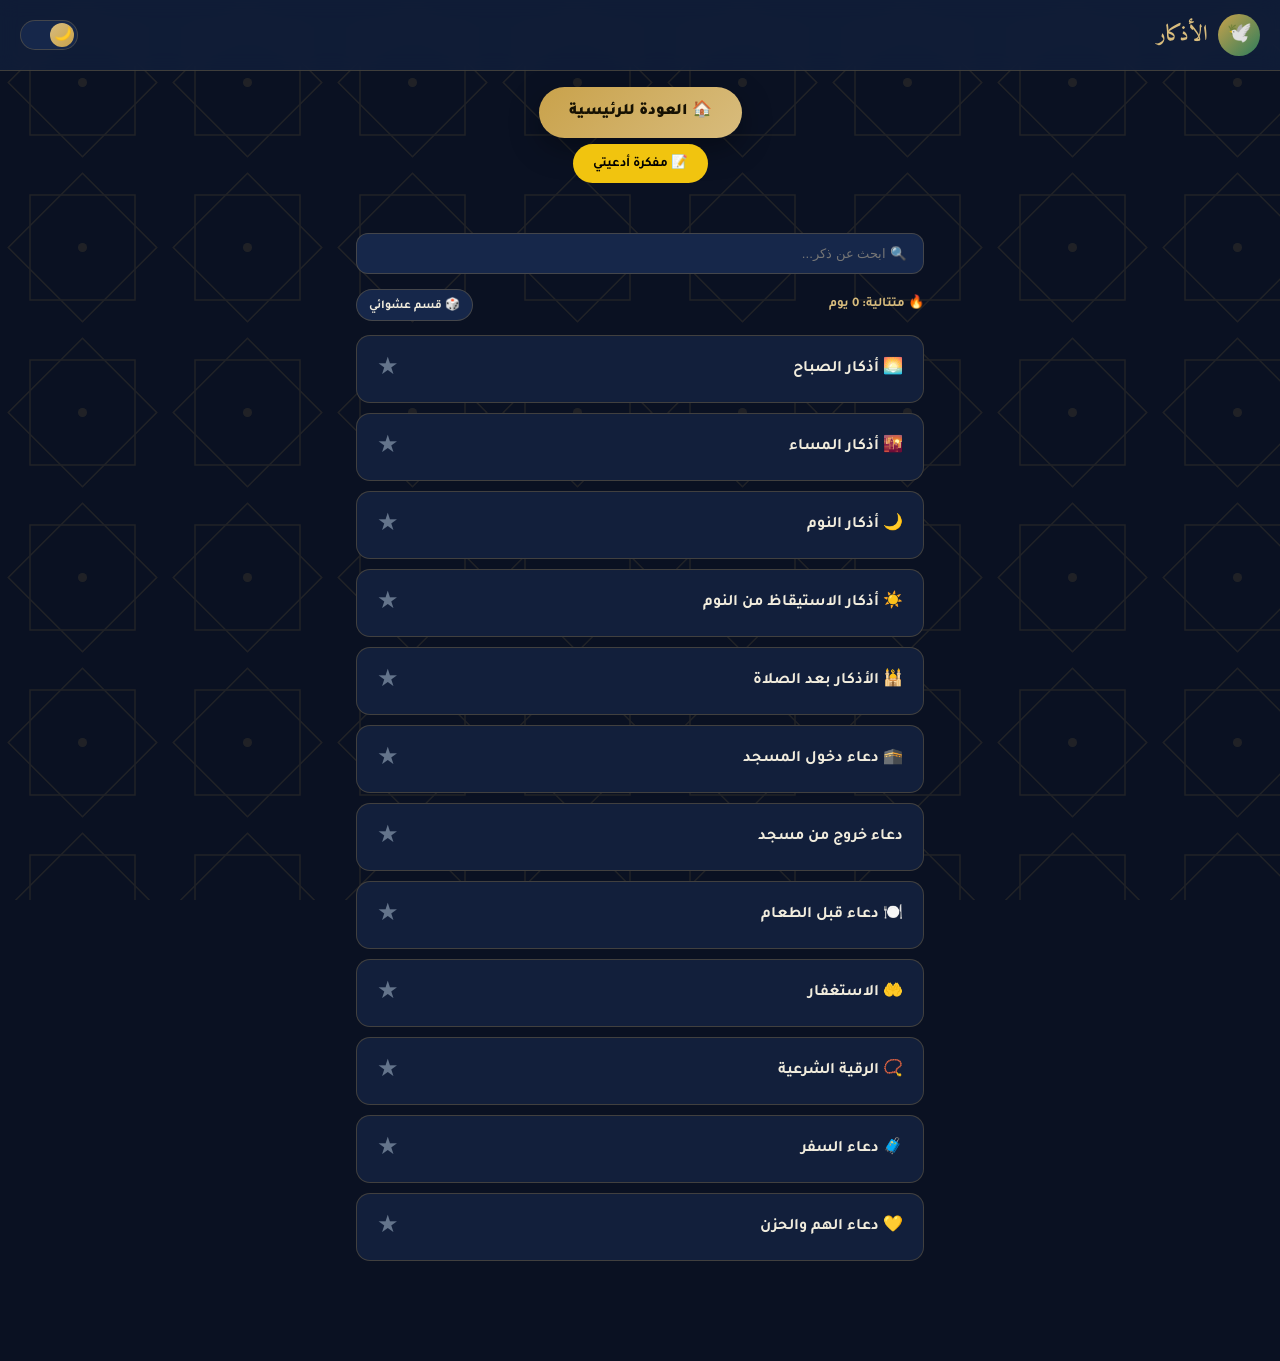
<file: azkar.html>
<!DOCTYPE html>
<html lang="ar" dir="rtl">
<head>
<meta charset="UTF-8">
<meta name="viewport" content="width=device-width, initial-scale=1.0">
<title>الأذكار | الموقع الإسلامي الشامل</title>
<meta name="description" content="أذكار الصباح والمساء والنوم وغيرها، بعداد تفاعلي وتتبع للمداومة اليومية.">
<link rel="stylesheet" href="tokens.css?v=1">
<link rel="preconnect" href="https://fonts.googleapis.com">
<link rel="preconnect" href="https://fonts.gstatic.com" crossorigin>
<link rel="stylesheet" href="https://fonts.googleapis.com/css2?family=Amiri:wght@400;700&family=Tajawal:wght@300;400;500;700;900&display=swap">
<link rel="stylesheet" href="style.css?v=5">
<script src="settings-core.js?v=1"></script>
<link rel="stylesheet" href="azkar.css?v=5">
</head>
<body data-theme="dark" class="page-fade-init">

<header class="site-header">
  <div class="header-inner">
    <div class="brand">
      <div class="brand-emblem">🕊️</div>
      <div><div class="brand-name">الأذكار</div></div>
    </div>
    <button class="theme-toggle" id="themeToggle" aria-label="تبديل الوضع">
      <span class="knob"><i id="themeIcon">🌙</i></span>
    </button>
  </div>
</header>

<div class="big-back-wrap">
  <a href="/" class="big-back-btn">🏠 العودة للرئيسية</a>
</div>
<!-- زرار فتح المفكرة -->
<div style="text-align: center; margin-bottom: 15px;">
  <button id="toggleDuaBtn" class="main-btn" style="background-color: #f1c40f; color: #000; border-radius: 20px; padding: 10px 20px; border: none; font-weight: bold; cursor: pointer;">
      📝 مفكرة أدعيتي
  </button>
</div>

<!-- صندوق المفكرة (مخفي في البداية زي الفيديو) -->
<div id="duaSection" class="dua-container" style="display: none;">
  <input type="text" id="duaInput" placeholder="اكتب دعاءك هنا واحفظه...">
  <br>
  <button id="addDuaBtn" class="save-btn">💾 حفظ الدعاء</button>
  
  <!-- المكان اللي هتظهر فيه الأدعية المحفوظة -->
  <div id="duaList" style="margin-top: 15px;"></div>
</div>
<main class="container azkar-wrap">
 <!-- شريط البحث -->
<div class="search-box">
  <input type="text" id="adhkarSearchInput" onkeyup="filterAdhkar()" placeholder="🔍 ابحث عن ذكر...">
</div>

<div class="azkar-toolbar">
  <div class="azkar-streak" id="azkarStreak">🔥 متتالية: 0 يوم</div>
  <button class="btn small" id="randomCategoryBtn">🎲 قسم عشوائي</button>
</div>

<!-- قائمة الأقسام العمودية -->
<div id="categoriesList" class="categories-vertical-list"></div>
<!-- شاشة عرض الذكر الفردية -->
<!-- شاشة عرض الذكر (الضغط في أي مكان في الشاشة يقلل العداد) -->
<div id="dhkarDetailView" onclick="handleDhikrTouch()" style="display:none; min-height:80vh; padding:10px; cursor:pointer; user-select:none;">
    
  <!-- الشريط العلوي -->
  <div style="display:flex; justify-content:space-between; align-items:center; margin-bottom:15px;">
      <button onclick="closeAdhkarCategory(); event.stopPropagation();" style="background:none; border:none; color:var(--gold, #c99a2e); font-weight:bold; cursor:pointer; font-size:1rem;">➔ العودة للقائمة</button>
      <h3 id="categoryTitleName" style="margin:0; color:var(--text, #fff);">--</h3>
  </div>

  <!-- شريط أدوات إضافي: حجم الخط + تلقائي + نسخ/مشاركة -->
  <div class="azkar-extra-toolbar" onclick="event.stopPropagation()">
      <button id="fontDecBtn" title="تصغير الخط">A-</button>
      <button id="fontIncBtn" title="تكبير الخط">A+</button>
      <button id="autoModeBtn" title="وضع تلقائي">⏱️ تلقائي</button>
      <button id="copyDhikrBtn" title="نسخ الذكر">📋</button>
      <button id="shareDhikrBtn" title="مشاركة الذكر">📤</button>
  </div>

  <!-- كارت الذكر -->
  <div class="azkar-card" style="padding:25px 20px;">
      <!-- مؤشر الذكر -->
      <div style="display:flex; justify-content:space-between; align-items:center;">
          <span style="background:var(--gold, #c99a2e); color:#fff; width:22px; height:22px; border-radius:50%; display:inline-flex; align-items:center; justify-content:center; font-size:0.8rem; font-weight:bold;">i</span>
          <span id="dhkarProgressIndicator" style="color:var(--gold, #c99a2e); font-weight:bold;">الذكر 1 من 1</span>
      </div>

      <!-- شريط التقدم -->
      <div style="width:100%; height:4px; background:var(--border, #334155); border-radius:2px; margin:15px 0 20px 0;">
          <div id="dhkarBarFill" style="height:100%; width:0%; background:var(--gold, #c99a2e); border-radius:2px; transition:width 0.3s;"></div>
      </div>

      <!-- نص الذكر -->
      <div style="min-height:140px; display:flex; align-items:center; justify-content:center; text-align:center;">
          <p id="currentDhikrText" class="azkar-text" style="font-size:var(--azkar-font-size, 1.4rem); line-height:2; margin:0;">--</p>
      </div>

      <!-- الأزرار السفلية -->
      <div style="display:flex; justify-content:space-between; align-items:center; margin-top:20px; padding-top:15px; border-top:1px solid var(--border, #334155);">
          <button onclick="prevDhikrStep(); event.stopPropagation();" style="background:transparent; border:1px solid var(--border, #334155); color:var(--text, #fff); padding:8px 16px; border-radius:8px; cursor:pointer; font-weight:bold;">↩️ رجوع</button>
          <span id="dhkarRemainingCount" style="color:var(--text-dim, #94a3b8); font-size:0.95rem;">1 تكرار</span>
          <button id="dhkarTouchBtn" onclick="handleDhikrTouch(); event.stopPropagation();" style="background:var(--gold, #c99a2e); color:#fff; border:none; padding:10px 20px; border-radius:8px; font-weight:bold; cursor:pointer;">متابعة ➔</button>
      </div>
  </div>
</div>
  </div>
</div>
</main>

<div class="toast" id="toastBox"></div>
<audio id="audioClick" src="audio/click.mp3" preload="auto"></audio>

<script src="azkar-data.js?v=5"></script>
<script src="azkar.js?v=5"></script>
<script src="transitions.js?v=1"></script>
</body>
</html>
</file>
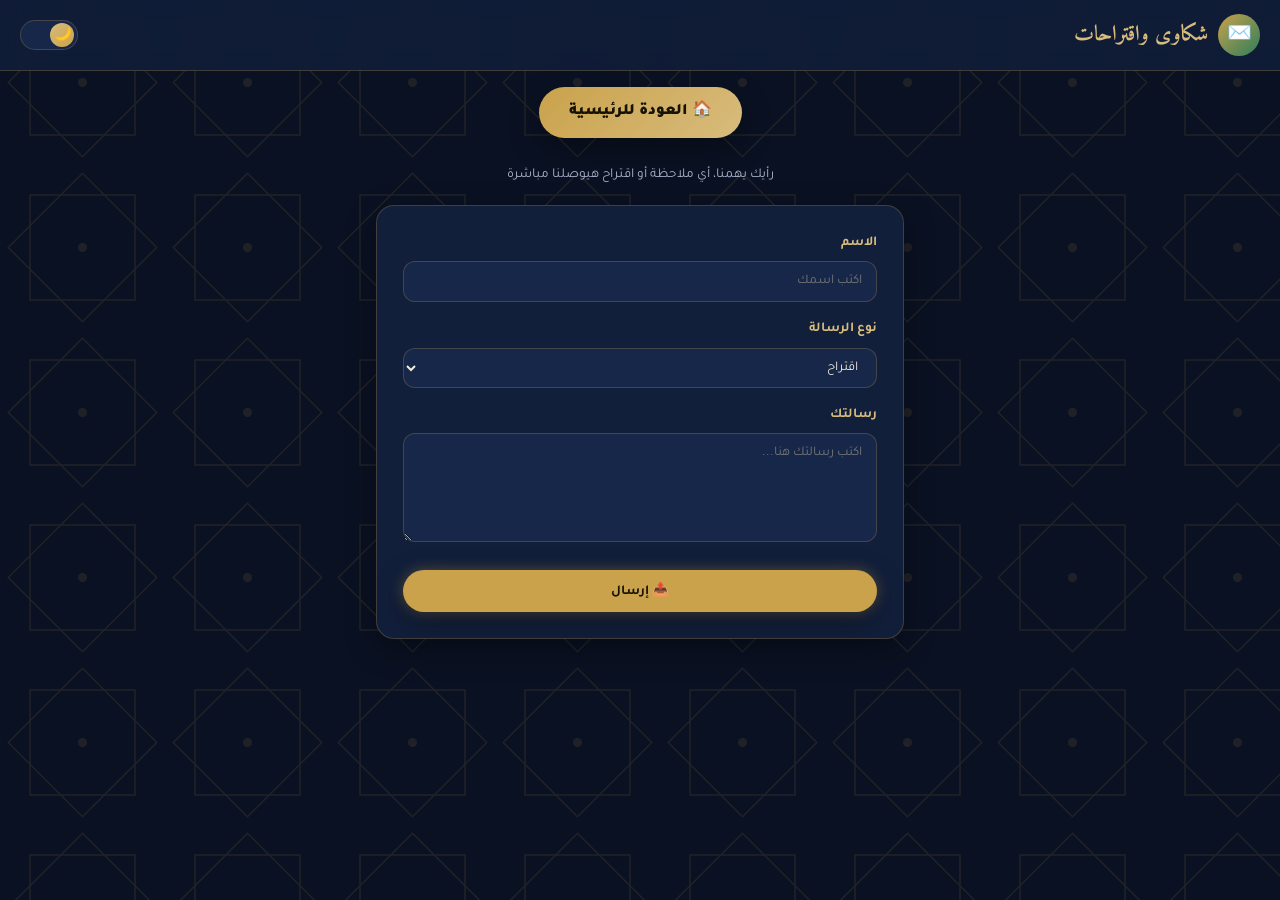
<file: contact.html>
<!DOCTYPE html>
<html lang="ar" dir="rtl">
<head>
<meta charset="UTF-8">
<meta name="viewport" content="width=device-width, initial-scale=1.0">
<title>شكاوى واقتراحات | الموقع الإسلامي الشامل</title>
<meta name="description" content="تواصل معنا بشكوى أو اقتراح لتطوير الموقع الإسلامي الشامل.">
<link rel="stylesheet" href="tokens.css?v=1">
<link rel="preconnect" href="https://fonts.googleapis.com">
<link rel="preconnect" href="https://fonts.gstatic.com" crossorigin>
<link rel="stylesheet" href="https://fonts.googleapis.com/css2?family=Amiri:wght@400;700&family=Tajawal:wght@300;400;500;700;900&display=swap">
<link rel="stylesheet" href="style.css?v=5">
<script src="settings-core.js?v=1"></script>
<style>
.contact-wrap{ padding: 20px 16px 60px; max-width: 560px; }
.contact-form{ background: var(--surface); border:1px solid var(--border); border-radius: var(--radius); padding: 26px; box-shadow: var(--shadow); }
.contact-form label{ display:block; margin-bottom:6px; font-size:.85rem; color: var(--gold-bright); font-weight:700; }
.contact-form input, .contact-form select, .contact-form textarea{
  width:100%; padding:11px 14px; border-radius:12px; border:1px solid var(--border);
  background: var(--surface-2); color: var(--text); font-family:inherit; margin-bottom:16px;
}
.contact-form textarea{ resize:vertical; }
</style>
</head>
<body data-theme="dark" class="page-fade-init">

<header class="site-header">
  <div class="header-inner">
    <div class="brand">
      <div class="brand-emblem">✉️</div>
      <div><div class="brand-name">شكاوى واقتراحات</div></div>
    </div>
    <button class="theme-toggle" id="themeToggle" aria-label="تبديل الوضع">
      <span class="knob"><i id="themeIcon">🌙</i></span>
    </button>
  </div>
</header>

<div class="big-back-wrap">
  <a href="/" class="big-back-btn">🏠 العودة للرئيسية</a>
</div>

<main class="container contact-wrap">
  <p style="color:var(--text-dim); font-size:.85rem; margin-bottom:18px; text-align:center;">رأيك يهمنا، أي ملاحظة أو اقتراح هيوصلنا مباشرة</p>

  <form class="contact-form" id="contactForm" action="https://formsubmit.co/ahmedabonaga616@gmail.com" method="POST">
    <input type="hidden" name="_subject" value="رسالة جديدة من الموقع الإسلامي الشامل">
    <input type="hidden" name="_captcha" value="false">
    <input type="hidden" name="_template" value="table">

    <label for="nameInput">الاسم</label>
    <input type="text" id="nameInput" name="الاسم" required placeholder="اكتب اسمك">

    <label for="typeInput">نوع الرسالة</label>
    <select id="typeInput" name="النوع">
      <option value="اقتراح">اقتراح</option>
      <option value="شكوى">شكوى</option>
      <option value="مشكلة تقنية">مشكلة تقنية</option>
      <option value="تحية">تحية 🤍</option>
    </select>

    <label for="messageInput">رسالتك</label>
    <textarea id="messageInput" name="الرسالة" rows="5" required placeholder="اكتب رسالتك هنا..."></textarea>

    <button type="submit" class="btn primary" style="width:100%; justify-content:center;">📤 إرسال</button>
  </form>
</main>

<div class="toast" id="toastBox"></div>
<audio id="audioClick" src="audio/click.mp3" preload="auto"></audio>

<script src="contact.js?v=5"></script>
<script src="transitions.js?v=1"></script>
</body>
</html>
</file>
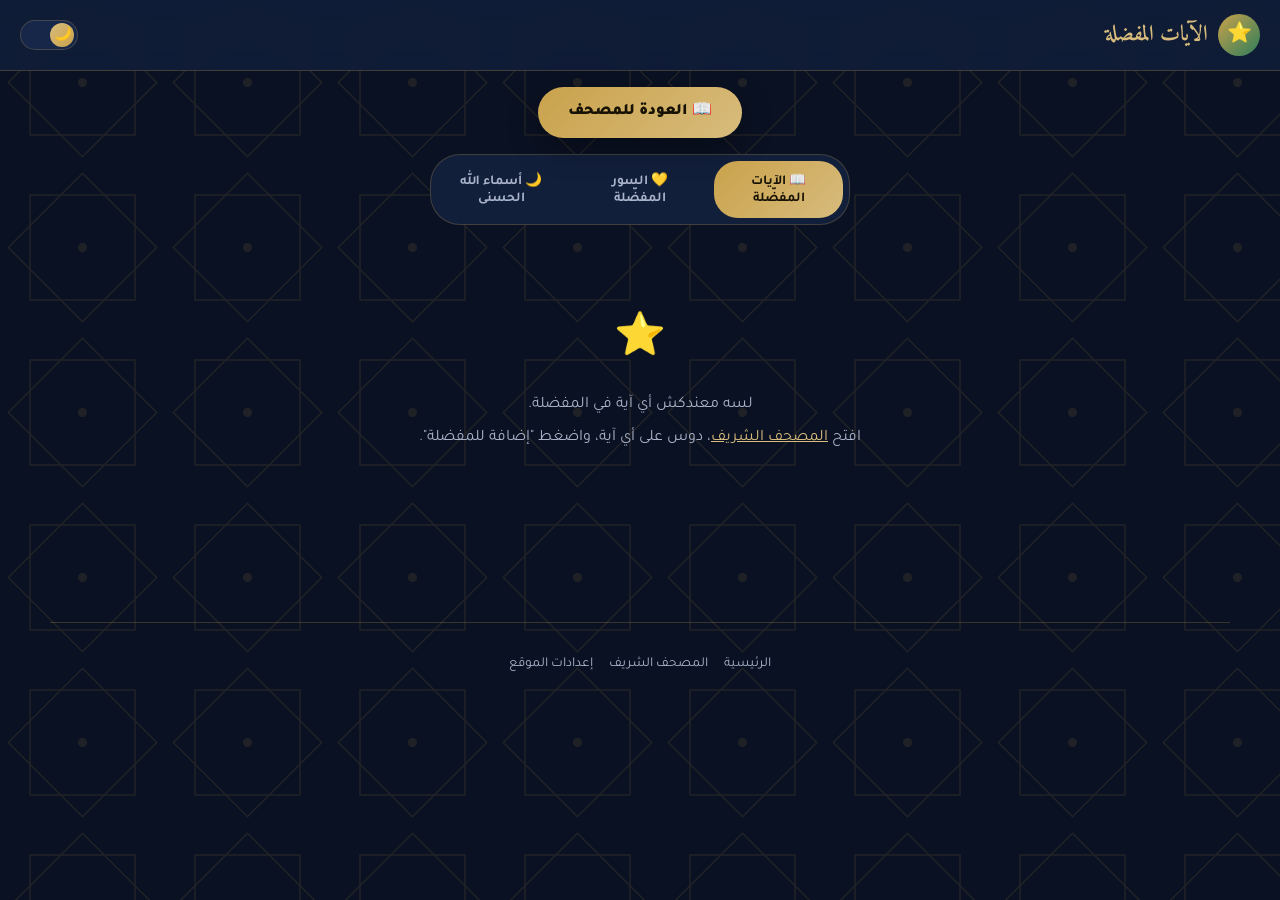
<file: favorites.html>
<!DOCTYPE html>
<html lang="ar" dir="rtl">
<head>
<meta charset="UTF-8">
<meta name="viewport" content="width=device-width, initial-scale=1.0">
<title>الآيات المفضلة | الموقع الإسلامي الشامل</title>
<meta name="description" content="كل الآيات اللي حفظتها في المفضلة من المصحف الشريف، في مكان واحد.">
<link rel="stylesheet" href="tokens.css?v=1">
<link rel="preconnect" href="https://fonts.googleapis.com">
<link rel="preconnect" href="https://fonts.gstatic.com" crossorigin>
<link rel="stylesheet" href="https://fonts.googleapis.com/css2?family=Amiri:wght@400;700&family=Tajawal:wght@300;400;500;700;900&display=swap">
<link rel="stylesheet" href="style.css?v=5">
<link rel="stylesheet" href="favorites.css?v=1">
<script src="settings-core.js?v=1"></script>
</head>
<body data-theme="dark" class="page-fade-init">

<header class="site-header">
  <div class="header-inner">
    <div class="brand">
      <div class="brand-emblem">⭐</div>
      <div><div class="brand-name">الآيات المفضلة</div></div>
    </div>
    <button class="theme-toggle" id="themeToggle" aria-label="تبديل الوضع">
      <span class="knob"><i id="themeIcon">🌙</i></span>
    </button>
  </div>
</header>

<div class="big-back-wrap">
  <a href="quran.html" class="big-back-btn">📖 العودة للمصحف</a>
</div>

<main class="container favorites-wrap">
  <div class="fav-tabs" id="favTabs">
    <button class="fav-tab active" data-tab="verses">📖 الآيات المفضّلة</button>
    <button class="fav-tab" data-tab="surahs">💛 السور المفضّلة</button>
    <button class="fav-tab" data-tab="names">🌙 أسماء الله الحسنى</button>
  </div>
  <section id="versesTab">
    <p class="fav-count" id="favCount"></p>
    <div id="favContainer"></div>
  </section>
  <section id="surahsTab" class="hidden">
    <p class="fav-count" id="favSurahCount"></p>
    <div id="favSurahContainer"></div>
  </section>
  <section id="namesTab" class="hidden">
    <p class="fav-count" id="favNameCount"></p>
    <div id="favNameContainer"></div>
  </section>
</main>

<div class="toast" id="toastBox"></div>
<audio id="audioClick" src="audio/click.mp3" preload="auto"></audio>

<footer class="site-footer container">
  <div class="footer-links">
    <a href="index.html">الرئيسية</a>
    <a href="quran.html">المصحف الشريف</a>
    <a href="settings.html">إعدادات الموقع</a>
  </div>
</footer>

<script src="asma-data.js?v=5"></script>
<script src="favorites.js?v=1"></script>
<script src="transitions.js?v=1"></script>
</body>
</html>
</file>
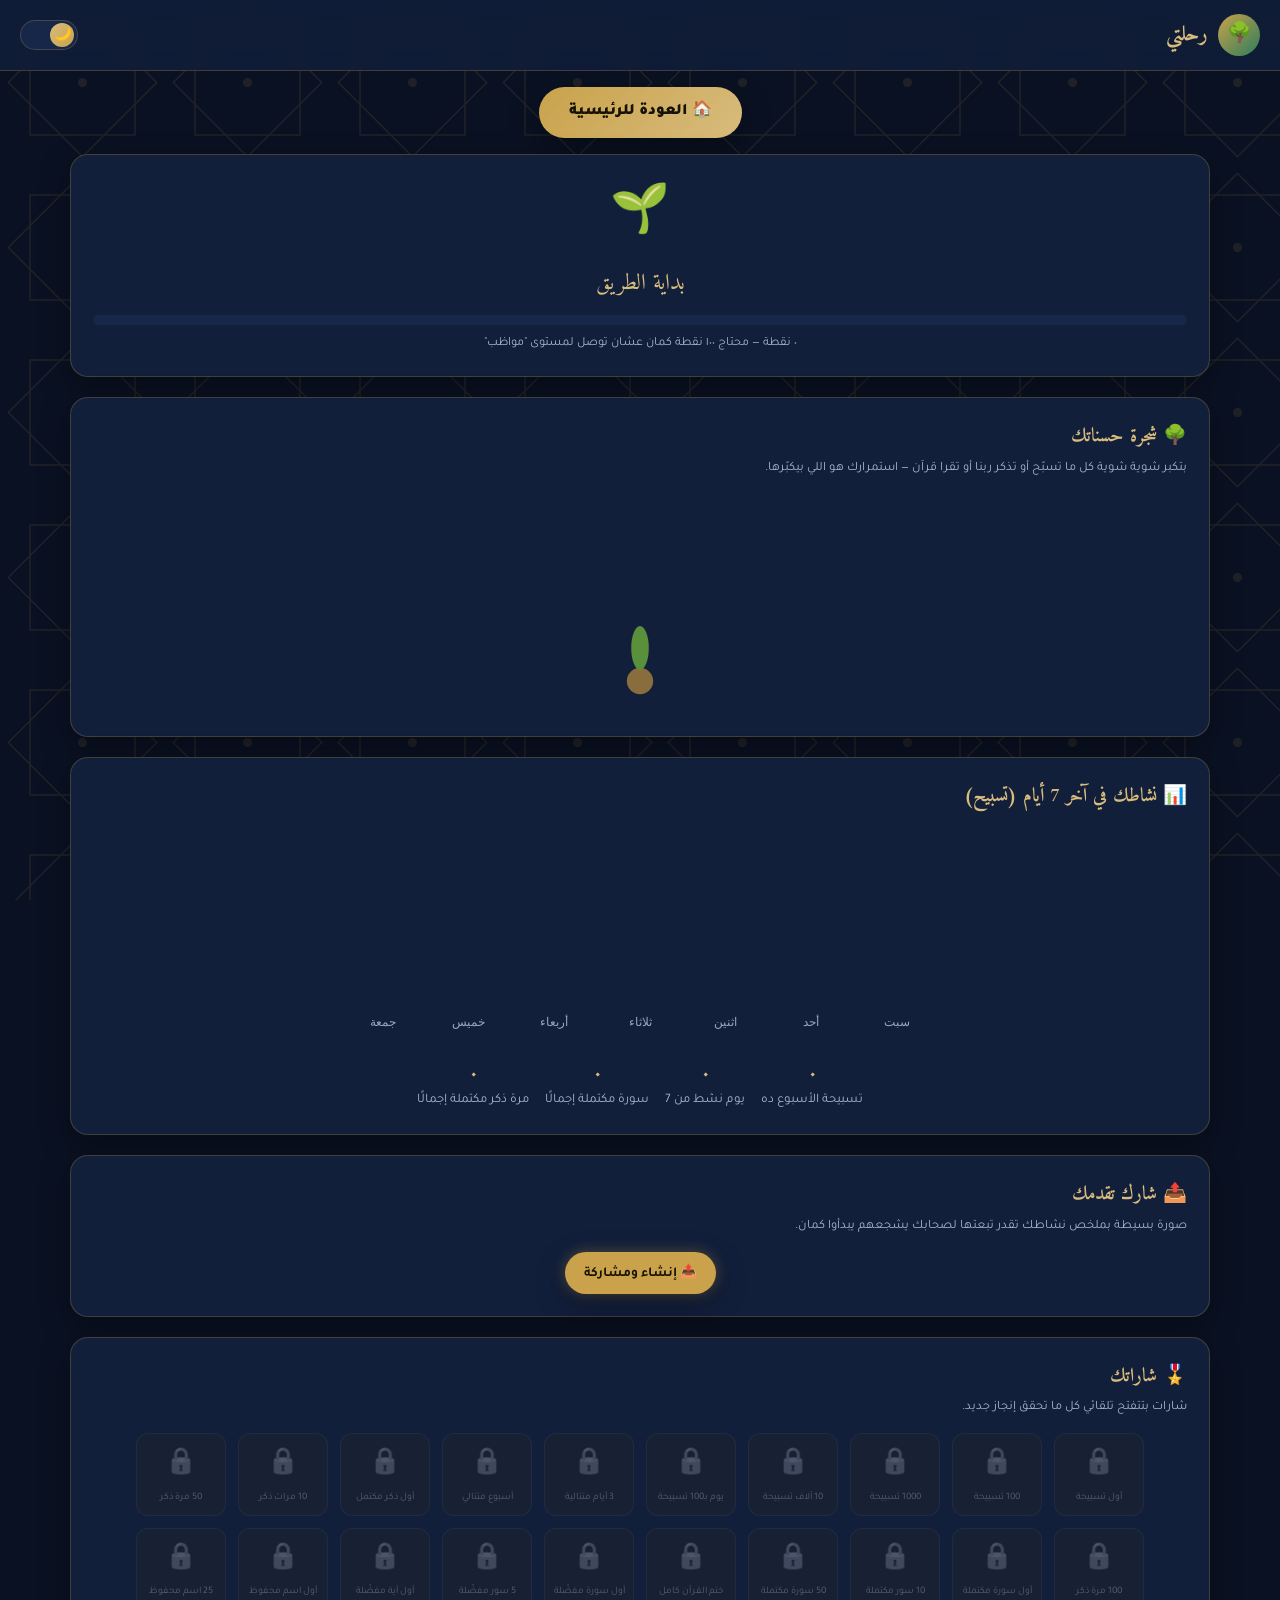
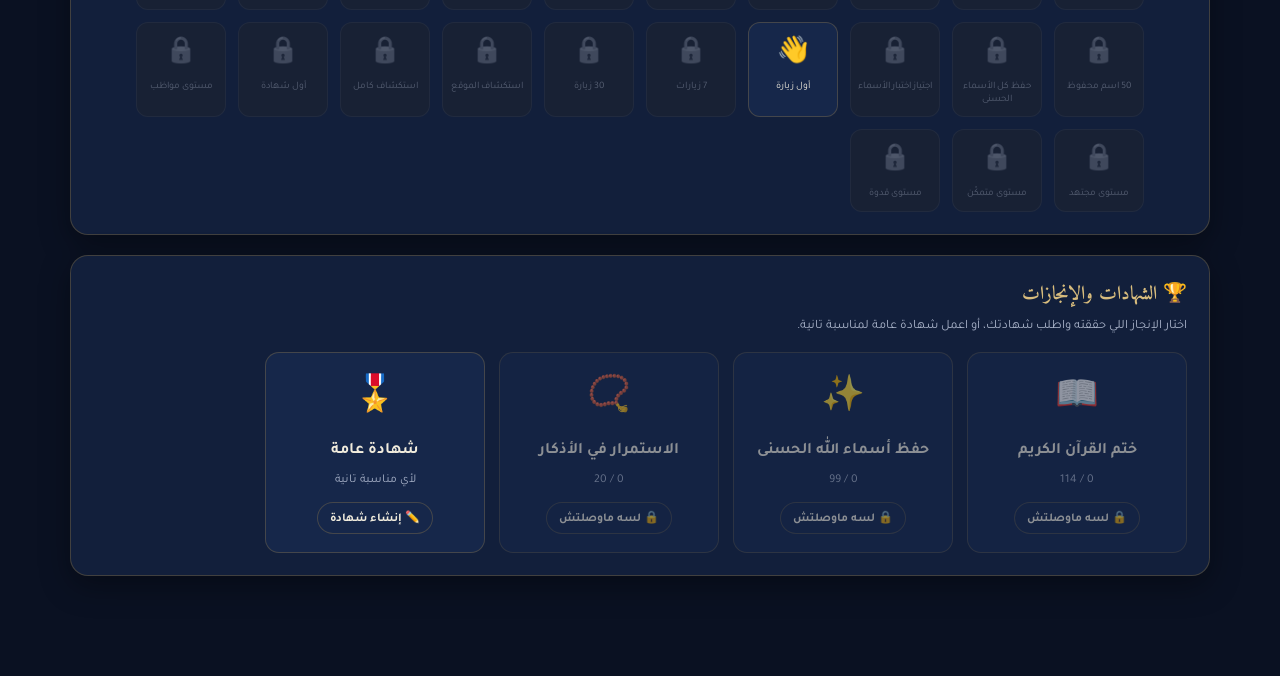
<file: progress.html>
<!DOCTYPE html>
<html lang="ar" dir="rtl">
<head>
<meta charset="UTF-8">
<meta name="viewport" content="width=device-width, initial-scale=1.0">
<title>رحلتي | الموقع الإسلامي الشامل</title>
<meta name="description" content="مستواك، شجرة حسناتك، وملخص نشاطك في التسبيح والأذكار والقرآن.">
<link rel="stylesheet" href="tokens.css?v=1">
<link rel="preconnect" href="https://fonts.googleapis.com">
<link rel="preconnect" href="https://fonts.gstatic.com" crossorigin>
<link rel="stylesheet" href="https://fonts.googleapis.com/css2?family=Amiri:wght@400;700&family=Tajawal:wght@300;400;500;700;900&display=swap">
<link rel="stylesheet" href="style.css?v=5">
<link rel="stylesheet" href="progress.css?v=1">
<script src="settings-core.js?v=1"></script>
<script src="stats.js?v=1"></script>
<script src="certificate.js?v=1"></script>
</head>
<body data-theme="dark" class="page-fade-init">

<header class="site-header">
  <div class="header-inner">
    <div class="brand">
      <div class="brand-emblem">🌳</div>
      <div><div class="brand-name">رحلتي</div></div>
    </div>
    <button class="theme-toggle" id="themeToggle" aria-label="تبديل الوضع">
      <span class="knob"><i id="themeIcon">🌙</i></span>
    </button>
  </div>
</header>

<div class="big-back-wrap">
  <a href="index.html" class="big-back-btn">🏠 العودة للرئيسية</a>
</div>

<main class="container progress-wrap">

  <section class="level-card">
    <div class="level-icon" id="levelIcon">🌱</div>
    <div class="level-name" id="levelName">بداية الطريق</div>
    <div class="level-bar-wrap"><div class="level-bar" id="levelBar"></div></div>
    <div class="level-sub" id="levelSub"></div>
  </section>

  <section class="tree-card">
    <h2>🌳 شجرة حسناتك</h2>
    <p class="progress-note">بتكبر شوية شوية كل ما تسبّح أو تذكر ربنا أو تقرا قرآن — استمرارك هو اللي بيكبّرها.</p>
    <div id="treeSvgWrap"></div>
  </section>

  <section class="week-card">
    <h2>📊 نشاطك في آخر 7 أيام (تسبيح)</h2>
    <canvas id="weekChart" width="600" height="220"></canvas>
    <div class="week-stats" id="weekStatsRow"></div>
  </section>

  <section class="share-card">
    <h2>📤 شارك تقدمك</h2>
    <p class="progress-note">صورة بسيطة بملخص نشاطك تقدر تبعتها لصحابك يشجعهم يبدأوا كمان.</p>
    <button class="btn primary" id="shareProgressBtn">📤 إنشاء ومشاركة</button>
  </section>

  <section class="badges-card">
    <h2>🎖️ شاراتك</h2>
    <p class="progress-note">شارات بتتفتح تلقائي كل ما تحقق إنجاز جديد.</p>
    <div class="badges-grid" id="badgesGrid"></div>
  </section>

  <section class="cert-card">
    <h2>🏆 الشهادات والإنجازات</h2>
    <p class="progress-note">اختار الإنجاز اللي حققته واطلب شهادتك، أو اعمل شهادة عامة لمناسبة تانية.</p>
    <div class="achievements-grid" id="achievementsGrid"></div>
  </section>

</main>

<div class="toast" id="toastBox"></div>
<audio id="audioClick" src="audio/click.mp3" preload="auto"></audio>

<script src="progress.js?v=1"></script>
<script src="transitions.js?v=1"></script>
</body>
</html>
</file>
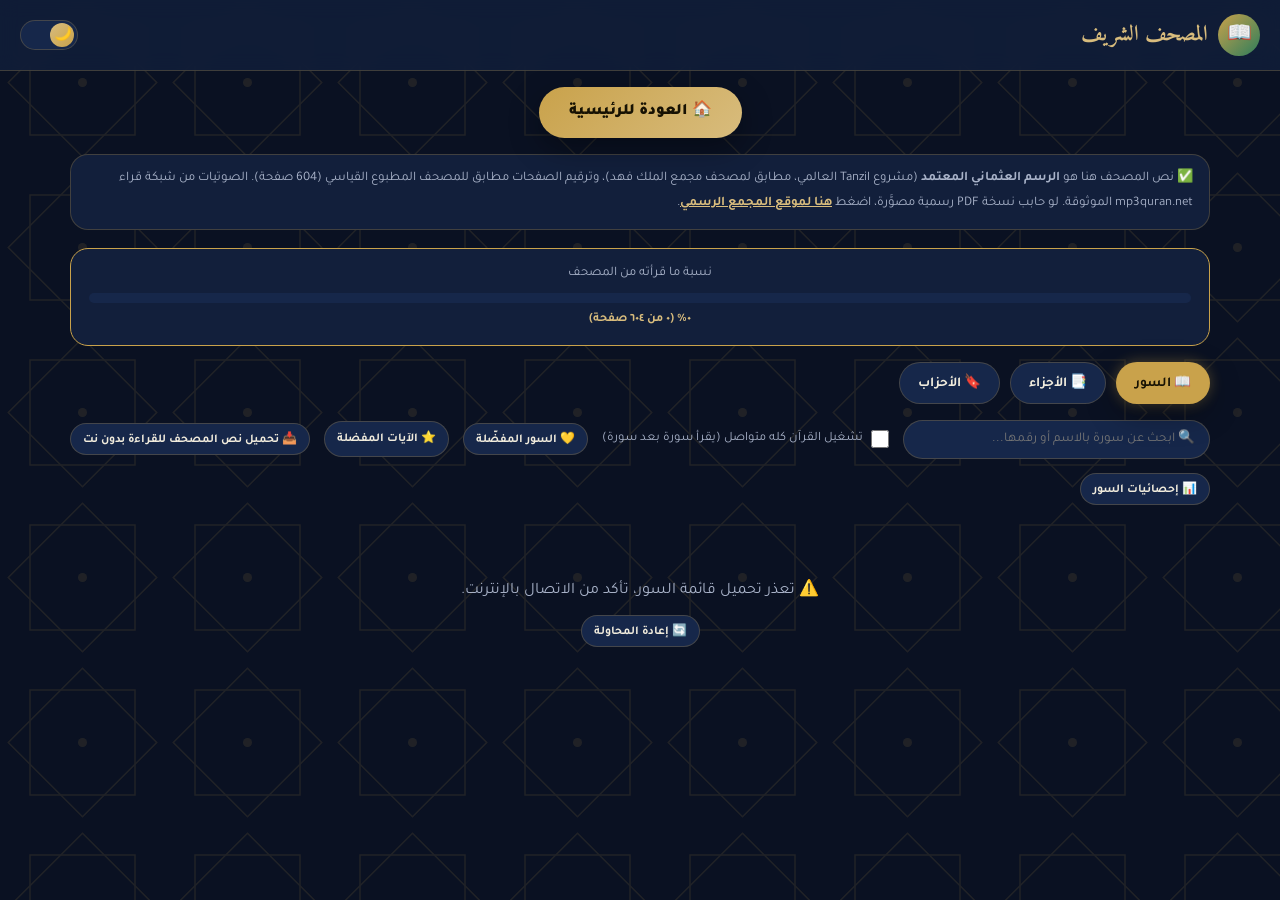
<file: quran.html>
<!DOCTYPE html>
<html lang="ar" dir="rtl">
<head>
<meta charset="UTF-8">
<meta name="viewport" content="width=device-width, initial-scale=1.0">
<title>المصحف الشريف | الموقع الإسلامي الشامل</title>
<meta name="description" content="المصحف الشريف كاملًا بالرسم العثماني، يتقلب صفحات زي المصحف الحقيقي، مع فهرس بالسور والأجزاء والأحزاب.">
<link rel="stylesheet" href="tokens.css?v=1">
<link rel="preconnect" href="https://fonts.googleapis.com">
<link rel="preconnect" href="https://fonts.gstatic.com" crossorigin>
<link rel="stylesheet" href="https://fonts.googleapis.com/css2?family=Amiri:wght@400;700&family=Tajawal:wght@300;400;500;700;900&display=swap">
<link rel="stylesheet" href="style.css?v=5">
<link rel="stylesheet" href="quran.css?v=3">
<script src="settings-core.js?v=1"></script>
<script src="certificate.js?v=1"></script>
</head>
<body data-theme="dark" class="page-fade-init">

<header class="site-header">
  <div class="header-inner">
    <div class="brand">
      <div class="brand-emblem">📖</div>
      <div><div class="brand-name">المصحف الشريف</div></div>
    </div>
    <button class="theme-toggle" id="themeToggle" aria-label="تبديل الوضع">
      <span class="knob"><i id="themeIcon">🌙</i></span>
    </button>
  </div>
</header>

<div class="big-back-wrap">
  <a href="index.html" class="big-back-btn">🏠 العودة للرئيسية</a>
</div>

<main class="container quran-wrap">

  <div class="trust-note">
    ✅ نص المصحف هنا هو <b>الرسم العثماني المعتمد</b> (مشروع Tanzil العالمي، مطابق لمصحف مجمع الملك فهد)، وترقيم الصفحات مطابق للمصحف المطبوع القياسي (604 صفحة). الصوتيات من شبكة قراء mp3quran.net الموثوقة. لو حابب نسخة PDF رسمية مصوَّرة، اضغط
    <a href="https://qurancomplex.gov.sa" target="_blank" rel="noopener">هنا لموقع المجمع الرسمي</a>.
  </div>

  <!-- شاشة الفهرس -->
  <section id="indexScreen">
    <div class="resume-banner hidden" id="resumeBanner"></div>

    <div class="completion-percent-card">
      <div class="cp-label">نسبة ما قرأته من المصحف</div>
      <div class="cp-bar-wrap"><div class="cp-bar" id="completionPercentBar"></div></div>
      <div class="cp-text" id="completionPercentText">0%</div>
    </div>

    <div class="index-tabs">
      <button class="btn primary" id="tabSurahBtn">📖 السور</button>
      <button class="btn" id="tabJuzBtn">📑 الأجزاء</button>
      <button class="btn" id="tabHizbBtn">🔖 الأحزاب</button>
    </div>

    <div class="quran-toolbar" id="surahToolbar">
      <input type="text" id="surahSearch" class="city-input" placeholder="🔍 ابحث عن سورة بالاسم أو رقمها...">
      <label class="continuous-label">
        <input type="checkbox" id="continueAllToggle">
        تشغيل القرآن كله متواصل (يقرأ سورة بعد سورة)
      </label>
      <button class="btn small" id="favSurahsFilterBtn">💛 السور المفضّلة</button>
      <a href="favorites.html" class="btn small">⭐ الآيات المفضلة</a>
      <button class="btn small" id="offlineDownloadBtn">📥 تحميل نص المصحف للقراءة بدون نت</button>
      <button class="btn small" id="statsChartBtn">📊 إحصائيات السور</button>
    </div>
    <div class="offline-progress" id="offlineProgress"></div>

    <div class="surah-grid" id="surahGrid">
      <div class="loading-box">⏳ جاري تحميل قائمة السور...</div>
    </div>
    <div class="juz-grid hidden" id="juzGrid"></div>
    <div class="juz-grid hidden" id="hizbGrid"></div>
  </section>

  <!-- شاشة القراءة (صفحات المصحف) -->
  <section id="readerScreen" class="hidden">
    <div class="mushaf-topbar" id="mushafTopbar">
      <button class="btn small" id="backToListBtn">◀ الفهرس</button>
      <span class="topbar-page-label">صفحة <b id="topbarPage">-</b></span>
      <div class="page-jump">
        <input type="number" id="pageJumpInput" min="1" max="604" placeholder="رقم الصفحة">
        <button class="btn small" id="pageJumpBtn">اذهب</button>
      </div>
    </div>
    <p class="mushaf-explain">💡 زي المصحف المطبوع بالظبط: <b>الجزء</b> بيتكتب أعلى الصفحة لأنه بيقسّم القرآن لـ30 قسم متساوي تقريبًا (وردك اليومي)، و<b>الحزب وربعه</b> بيتكتبوا أسفل الصفحة لأن كل جزء فيه حزبين، وكل حزب مقسوم لـ4 أرباع — تقسيم تقليدي معروف من مئات السنين بيسهّل عليك تتابع وين وصلت بالظبط.</p>

    <div class="reader-toolbar">
      <div class="reader-nav">
        <button class="btn small" id="prevPageBtn">الصفحة السابقة ▶</button>
        <button class="btn small" id="nextPageBtn">◀ الصفحة التالية</button>
      </div>
      <button class="btn small" id="tasmeeToggleBtn">🎙️ وضع التسميع</button>
      <a href="favorites.html" class="btn small">⭐ المفضلة</a>
      <a href="progress.html" class="btn small">🌳 رحلتي</a>
    </div>

    <div class="reciter-bar">
      <div class="reciter-picker" id="reciterPicker">
        <button class="btn small reciter-picker-toggle" id="reciterPickerToggle" type="button">
          🎙️ <span id="reciterCurrentName">جاري تحميل القراء...</span> <span class="caret">▾</span>
        </button>
        <div class="reciter-panel hidden" id="reciterPanel">
          <input type="text" id="reciterSearchInput" class="city-input" placeholder="🔍 ابحث عن اسم الشيخ...">
          <div class="reciter-list" id="reciterList"></div>
        </div>
      </div>
      <button class="btn small hidden" id="recitersRetryBtn">🔄 إعادة تحميل القراء</button>

      <button class="btn small" id="fullscreenBtn">⛶ ملء الشاشة</button>

      <div class="font-size-ctrl" title="حجم خط المصحف">
        <button class="btn small" id="fontDecBtn" aria-label="تصغير الخط">A-</button>
        <button class="btn small" id="fontIncBtn" aria-label="تكبير الخط">A+</button>
      </div>

      <div class="player-controls">
        <button class="round-btn" id="playPauseBtn" title="تشغيل/إيقاف">▶️</button>
        <div class="seek-wrap">
          <input type="range" id="seekBar" min="0" max="100" value="0" step="0.1">
          <div class="time-row"><span id="curTime">00:00</span><span id="durTime">00:00</span></div>
        </div>
        <button class="round-btn btn-download" id="downloadSurahBtn" title="تحميل صوت السورة الحالية">⬇️</button>
      </div>
      <span class="reciter-note">🔊 الصوت بيشغّل السورة كاملة، وانت بتقلب الصفحات بإيدك</span>
      <button class="btn small btn-download" id="downloadAllBtn">⬇️ تحميل المصحف كامل بصوت هذا الشيخ (114 ملف)</button>
      <span class="dl-progress" id="dlProgress"></span>
    </div>

    <div class="fav-hint hidden" id="favHintBanner">
      💡 عايز تحفظ آية في المفضلة؟ دوس عليها هنا تحت، وهيظهر زرار "⭐ إضافة للمفضلة".
      <button class="fav-hint-close" id="favHintClose" aria-label="إغلاق">✕</button>
    </div>

    <div class="ayah-action-bar hidden" id="ayahActionBar">
      <span id="ayahActionLabel"></span>
      <button class="btn small primary" id="copyAyahBtn">📋 نسخ الآية</button>
      <button class="btn small" id="favAyahBtn">⭐ إضافة للمفضلة</button>
      <button class="btn small" id="recordAyahBtn">🎙️ سجّل وقارن</button>
    </div>
    <div class="record-panel hidden" id="recordPanel"></div>

    <div class="completion-banner hidden" id="completionBanner"></div>

    <p class="ayah-hint hidden" id="tasmeeHint">
      🎙️ في وضع التسميع بيتغطى نص الآيات، وانت بتسمّع من حفظك وتدوس على أي آية تكشفها وتتأكد منها.
    </p>
    <div class="tasmee-listen-bar hidden" id="tasmeeListenBar">
      <button class="btn small primary" id="tasmeeListenBtn">🎤 ابدأ الاستماع لصوتي</button>
      <span id="tasmeeListenStatus" class="tasmee-status"></span>
    </div>

    <div class="mushaf-page" id="mushafPage">
      <div class="loading-box">⏳ جاري تحميل الصفحة...</div>
    </div>
    <p class="ayah-hint">💡 اضغط على أي آية لتظليلها ونسخها · اسحب يمين أو شمال لتقليب الصفحة</p>
  </section>

</main>

<div class="stats-modal hidden" id="statsModal">
  <div class="stats-modal-content">
    <button class="stats-modal-close" id="statsModalClose">✖</button>
    <h2>📊 إحصائيات السور</h2>
    <canvas id="surahStatsCanvas" width="900" height="320"></canvas>
    <p class="progress-note">كل نقطة سورة؛ اللون الأخضر = مكية، الذهبي = مدنية. المحور الرأسي عدد الآيات.</p>
  </div>
</div>

<div class="toast" id="toastBox"></div>
<audio id="audioClick" src="audio/click.mp3" preload="auto"></audio>
<audio id="quranAudio" preload="none"></audio>

<script src="quran.js?v=4"></script>
<script src="transitions.js?v=1"></script>
</body>
</html>
</file>
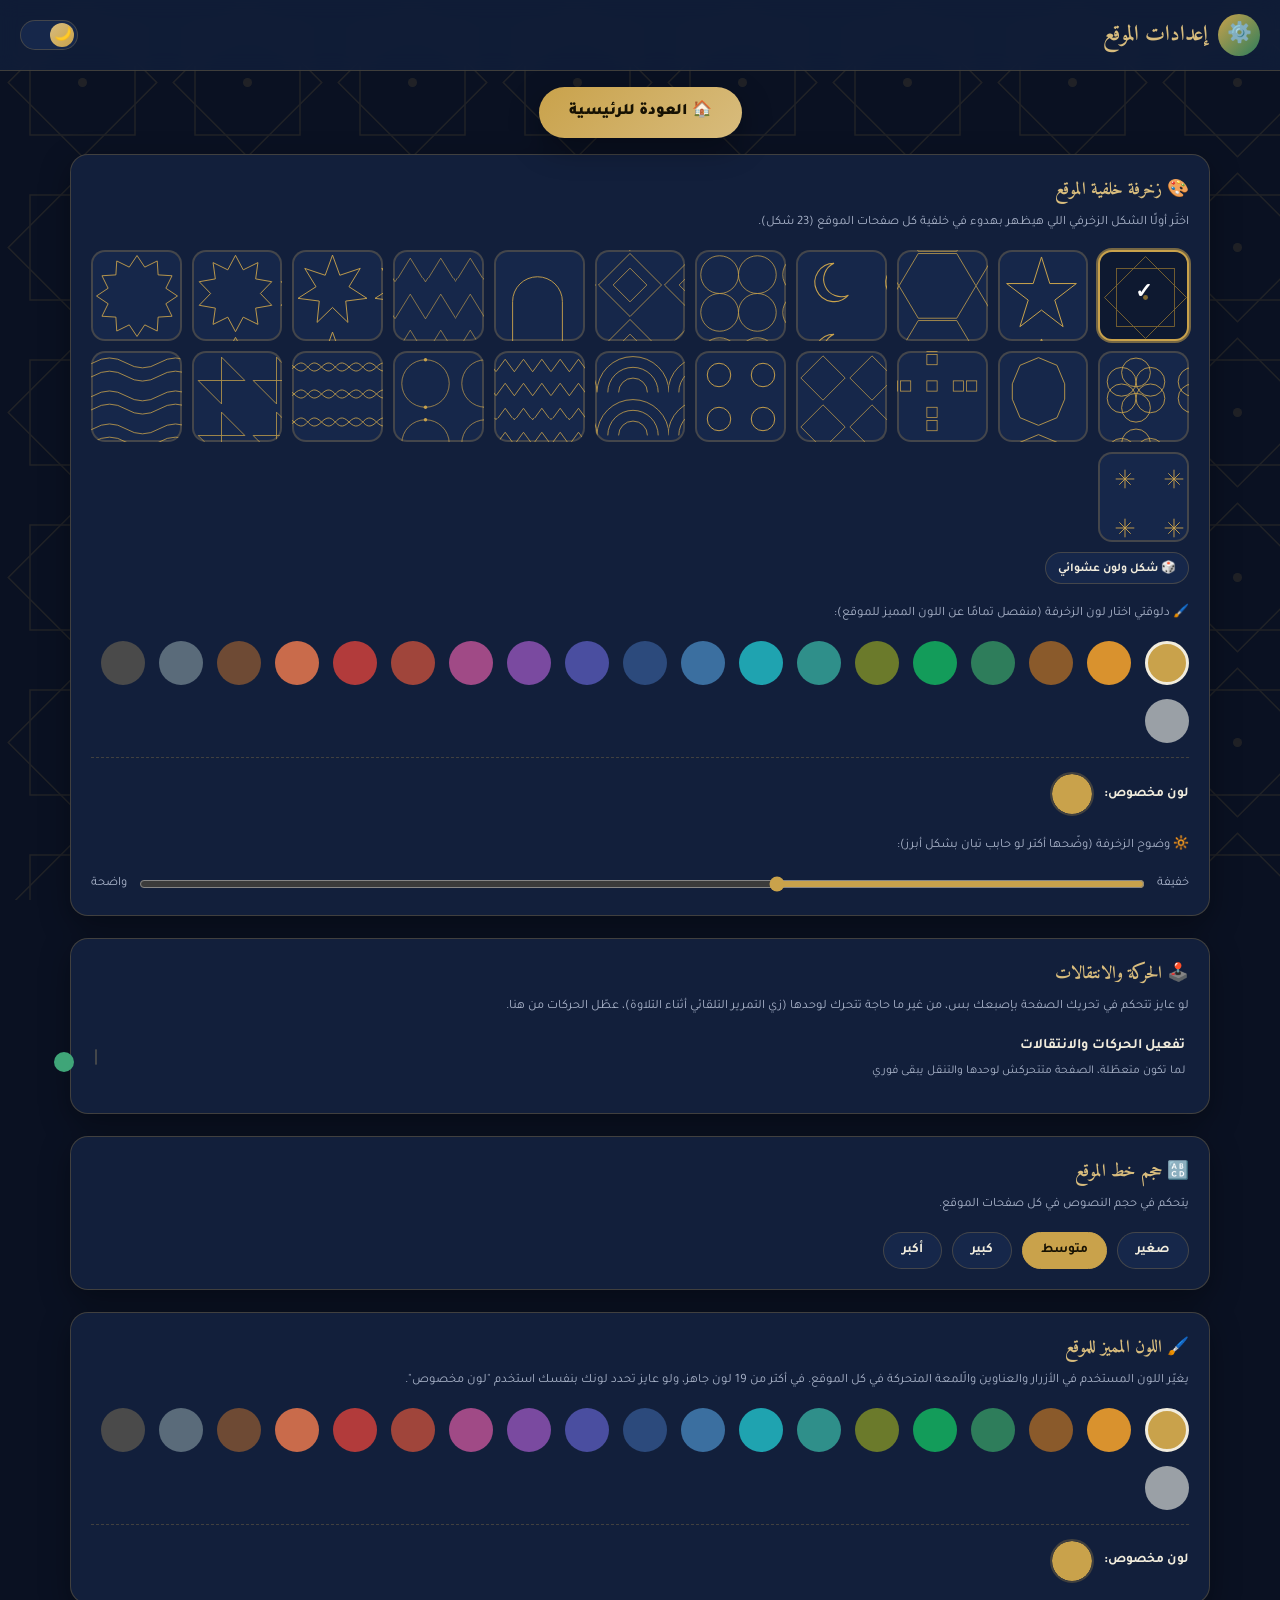
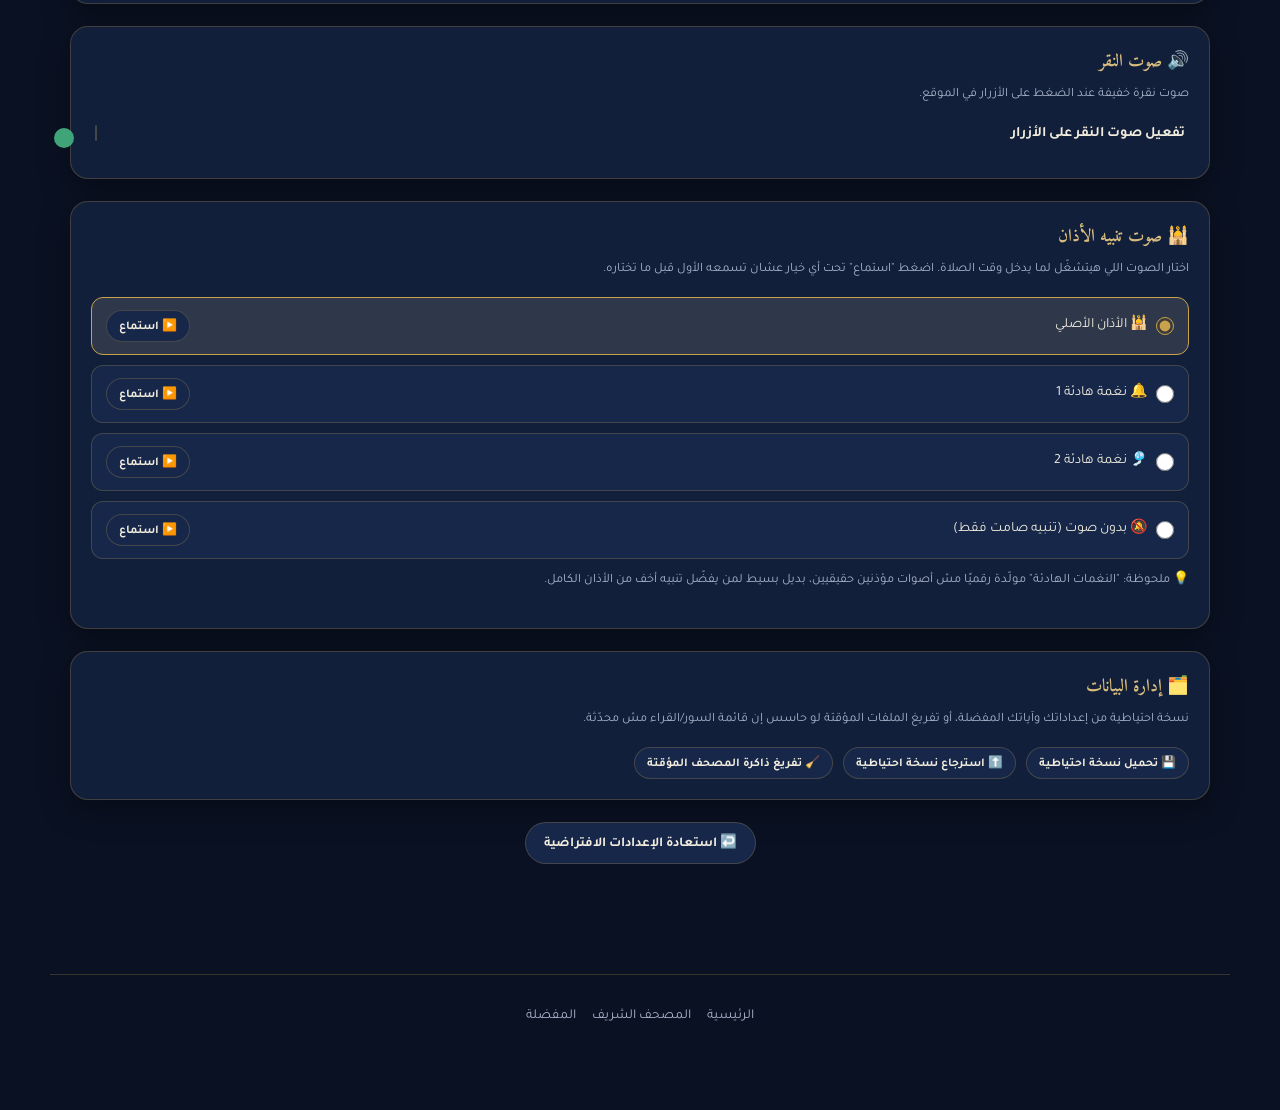
<file: settings.html>
<!DOCTYPE html>
<html lang="ar" dir="rtl">
<head>
<meta charset="UTF-8">
<meta name="viewport" content="width=device-width, initial-scale=1.0">
<title>إعدادات الموقع | الموقع الإسلامي الشامل</title>
<meta name="description" content="تحكّم في شكل الموقع: زخرفة الخلفية، الحركات والانتقالات، حجم الخط، واللون المميز.">
<link rel="stylesheet" href="tokens.css?v=1">
<link rel="preconnect" href="https://fonts.googleapis.com">
<link rel="preconnect" href="https://fonts.gstatic.com" crossorigin>
<link rel="stylesheet" href="https://fonts.googleapis.com/css2?family=Amiri:wght@400;700&family=Tajawal:wght@300;400;500;700;900&display=swap">
<link rel="stylesheet" href="style.css?v=5">
<link rel="stylesheet" href="settings.css?v=1">
<script src="settings-core.js?v=1"></script>
</head>
<body data-theme="dark" class="page-fade-init">

<header class="site-header">
  <div class="header-inner">
    <div class="brand">
      <div class="brand-emblem">⚙️</div>
      <div><div class="brand-name">إعدادات الموقع</div></div>
    </div>
    <button class="theme-toggle" id="themeToggle" aria-label="تبديل الوضع">
      <span class="knob"><i id="themeIcon">🌙</i></span>
    </button>
  </div>
</header>

<div class="big-back-wrap">
  <a href="index.html" class="big-back-btn">🏠 العودة للرئيسية</a>
</div>

<main class="container settings-wrap">

  <!-- زخرفة الخلفية -->
  <section class="settings-section">
    <h2>🎨 زخرفة خلفية الموقع</h2>
    <p class="settings-desc">اختَر أولًا الشكل الزخرفي اللي هيظهر بهدوء في خلفية كل صفحات الموقع (23 شكل).</p>
    <div class="decor-grid" id="decorShapeGrid"></div>
    <button class="btn small" id="randomDecorBtn" style="margin-top:10px;">🎲 شكل ولون عشوائي</button>

    <p class="settings-desc" style="margin-top:18px;">🖌️ دلوقتي اختار لون الزخرفة (منفصل تمامًا عن اللون المميز للموقع):</p>
    <div class="accent-row" id="decorColorRow"></div>
    <div class="custom-color-row">
      <label for="decorColorPicker">لون مخصوص:</label>
      <input type="color" id="decorColorPicker" value="#c9a24b">
    </div>

    <p class="settings-desc" style="margin-top:18px;">🔆 وضوح الزخرفة (وضّحها أكتر لو حابب تبان بشكل أبرز):</p>
    <div class="intensity-row">
      <span>خفيفة</span>
      <input type="range" id="decorIntensityRange" min="0.04" max="0.26" step="0.01" value="0.12">
      <span>واضحة</span>
    </div>
  </section>

  <!-- الحركة والانتقالات -->
  <section class="settings-section">
    <h2>🕹️ الحركة والانتقالات</h2>
    <p class="settings-desc">لو عايز تتحكم في تحريك الصفحة بإصبعك بس، من غير ما حاجة تتحرك لوحدها (زي التمرير التلقائي أثناء التلاوة)، عطّل الحركات من هنا.</p>
    <div class="settings-row">
      <div>
        <div class="row-label">تفعيل الحركات والانتقالات</div>
        <div class="row-sub">لما تكون متعطّلة، الصفحة متتحركش لوحدها والتنقل يبقى فوري</div>
      </div>
      <button class="switch-btn" id="motionSwitchBtn"><span class="switch" id="motionSwitch"><span class="dot"></span></span></button>
    </div>
  </section>

  <!-- حجم الخط -->
  <section class="settings-section">
    <h2>🔠 حجم خط الموقع</h2>
    <p class="settings-desc">يتحكم في حجم النصوص في كل صفحات الموقع.</p>
    <div class="choice-row" id="fontChoiceRow">
      <button class="choice-btn" data-scale="0.9">صغير</button>
      <button class="choice-btn" data-scale="1">متوسط</button>
      <button class="choice-btn" data-scale="1.15">كبير</button>
      <button class="choice-btn" data-scale="1.3">أكبر</button>
    </div>
  </section>

  <!-- اللون المميز -->
  <section class="settings-section">
    <h2>🖌️ اللون المميز للموقع</h2>
    <p class="settings-desc">يغيّر اللون المستخدم في الأزرار والعناوين والّلمعة المتحركة في كل الموقع. في أكتر من 19 لون جاهز، ولو عايز تحدد لونك بنفسك استخدم "لون مخصوص".</p>
    <div class="accent-row" id="accentRow"></div>
    <div class="custom-color-row">
      <label for="accentColorPicker">لون مخصوص:</label>
      <input type="color" id="accentColorPicker" value="#c9a24b">
    </div>
  </section>

  <!-- الصوت -->
  <section class="settings-section">
    <h2>🔊 صوت النقر</h2>
    <p class="settings-desc">صوت نقرة خفيفة عند الضغط على الأزرار في الموقع.</p>
    <div class="settings-row">
      <div>
        <div class="row-label">تفعيل صوت النقر على الأزرار</div>
      </div>
      <button class="switch-btn" id="soundSwitchBtn"><span class="switch" id="soundSwitch"><span class="dot"></span></span></button>
    </div>
  </section>

  <!-- صوت الأذان -->
  <section class="settings-section">
    <h2>🕌 صوت تنبيه الأذان</h2>
    <p class="settings-desc">اختار الصوت اللي هيتشغّل لما يدخل وقت الصلاة. اضغط "استماع" تحت أي خيار عشان تسمعه الأول قبل ما تختاره.</p>
    <div class="athan-options" id="athanOptions">
      <div class="athan-option" data-value="azan">
        <div class="athan-option-label"><input type="radio" name="athanSound" value="azan"> 🕌 الأذان الأصلي</div>
        <button class="btn small" data-preview="azan">▶️ استماع</button>
      </div>
      <div class="athan-option" data-value="chime1">
        <div class="athan-option-label"><input type="radio" name="athanSound" value="chime1"> 🔔 نغمة هادئة 1</div>
        <button class="btn small" data-preview="chime1">▶️ استماع</button>
      </div>
      <div class="athan-option" data-value="chime2">
        <div class="athan-option-label"><input type="radio" name="athanSound" value="chime2"> 🎐 نغمة هادئة 2</div>
        <button class="btn small" data-preview="chime2">▶️ استماع</button>
      </div>
      <div class="athan-option" data-value="silent">
        <div class="athan-option-label"><input type="radio" name="athanSound" value="silent"> 🔕 بدون صوت (تنبيه صامت فقط)</div>
        <button class="btn small" data-preview="silent">▶️ استماع</button>
      </div>
    </div>
    <p class="settings-desc" style="margin-top:10px;">💡 ملحوظة: "النغمات الهادئة" مولّدة رقميًا مش أصوات مؤذنين حقيقيين، بديل بسيط لمن يفضّل تنبيه أخف من الأذان الكامل.</p>
  </section>

  <!-- إدارة البيانات -->
  <section class="settings-section">
    <h2>🗂️ إدارة البيانات</h2>
    <p class="settings-desc">نسخة احتياطية من إعداداتك وآياتك المفضلة، أو تفريغ الملفات المؤقتة لو حاسس إن قائمة السور/القراء مش محدّثة.</p>
    <div class="settings-actions" style="justify-content:flex-start;">
      <button class="btn small" id="backupAllBtn">💾 تحميل نسخة احتياطية</button>
      <button class="btn small" id="restoreAllBtn">⬆️ استرجاع نسخة احتياطية</button>
      <input type="file" id="restoreAllFile" accept=".json" style="display:none;">
      <button class="btn small" id="clearQuranCacheBtn">🧹 تفريغ ذاكرة المصحف المؤقتة</button>
    </div>
  </section>

  <div class="settings-actions">
    <button class="btn" id="resetSettingsBtn">↩️ استعادة الإعدادات الافتراضية</button>
  </div>

</main>

<div class="preview-confirm-bar hidden" id="previewConfirmBar">
  <span>👁️ في معاينة حية شغالة — التغيير لسه ما اتحفظش</span>
  <div class="preview-confirm-actions">
    <button class="btn small primary" id="confirmPreviewBtn">✅ تأكيد وحفظ</button>
    <button class="btn small" id="cancelPreviewBtn">↩️ إلغاء والرجوع للقديم</button>
  </div>
</div>

<div class="toast" id="toastBox"></div>
<audio id="audioClick" src="audio/click.mp3" preload="auto"></audio>

<footer class="site-footer container">
  <div class="footer-links">
    <a href="index.html">الرئيسية</a>
    <a href="quran.html">المصحف الشريف</a>
    <a href="favorites.html">المفضلة</a>
  </div>
</footer>

<script src="settings.js?v=1"></script>
<script src="transitions.js?v=1"></script>
</body>
</html>
</file>
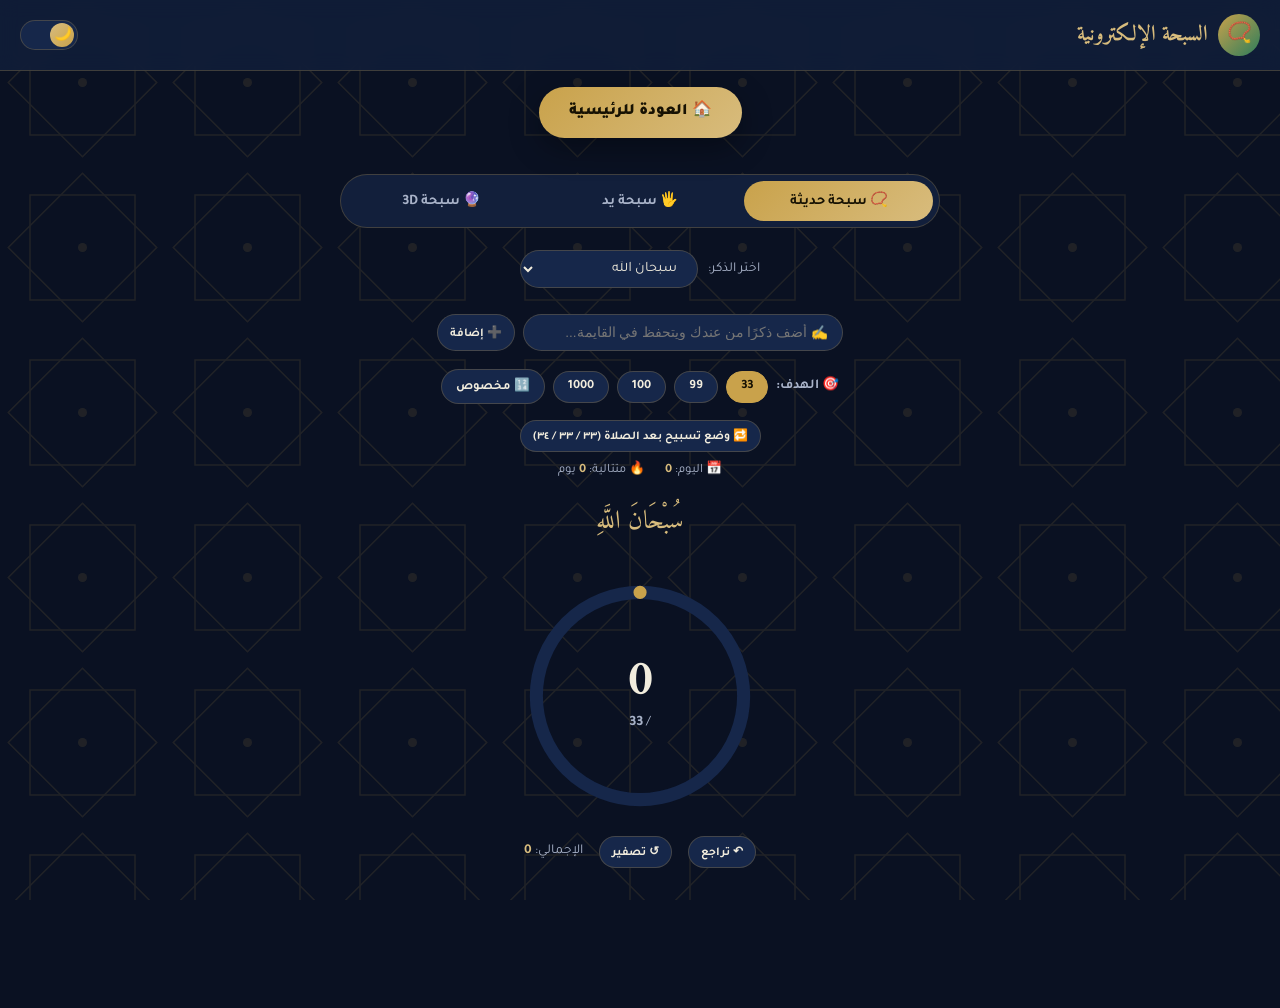
<file: tasbih.html>
<!DOCTYPE html>
<html lang="ar" dir="rtl">
<head>
<meta charset="UTF-8">
<meta name="viewport" content="width=device-width, initial-scale=1.0">
<title>السبحة الإلكترونية | الموقع الإسلامي الشامل</title>
<meta name="description" content="سبحة إلكترونية بعداد تفاعلي، إحصائيات يومية، ومتتالية الأيام.">
<link rel="stylesheet" href="tokens.css?v=1">
<link rel="preconnect" href="https://fonts.googleapis.com">
<link rel="preconnect" href="https://fonts.gstatic.com" crossorigin>
<link rel="stylesheet" href="https://fonts.googleapis.com/css2?family=Amiri:wght@400;700&family=Tajawal:wght@300;400;500;700;900&display=swap">
<link rel="stylesheet" href="style.css?v=5">
<script src="settings-core.js?v=1"></script>
<link rel="stylesheet" href="tasbih.css?v=5">
</head>
<body data-theme="dark" class="page-fade-init">

<header class="site-header">
  <div class="header-inner">
    <div class="brand">
      <div class="brand-emblem">📿</div>
      <div><div class="brand-name">السبحة الإلكترونية</div></div>
    </div>
    <button class="theme-toggle" id="themeToggle" aria-label="تبديل الوضع">
      <span class="knob"><i id="themeIcon">🌙</i></span>
    </button>
  </div>
</header>

<div class="big-back-wrap">
  <a href="/" class="big-back-btn">🏠 العودة للرئيسية</a>
</div>

<main class="container tasbih-wrap">
  <div class="mode-switcher">
    <button class="mode-btn active" id="modernModeBtn">📿 سبحة حديثة</button>
    <button class="mode-btn" id="handModeBtn">🖐️ سبحة يد</button>
    <button class="mode-btn" id="mode3dBtn">🔮 سبحة 3D</button>
  </div>

  <div class="dhikr-selector">
    <label for="dhikrSelect">اختر الذكر:</label>
    <select id="dhikrSelect">
      <option value="سُبْحَانَ اللَّهِ">سبحان الله</option>
      <option value="الْحَمْدُ لِلَّهِ">الحمد لله</option>
      <option value="اللَّهُ أَكْبَرُ">الله أكبر</option>
      <option value="لَا إِلَٰهَ إِلَّا اللَّهُ">لا إله إلا الله</option>
      <option value="أَسْتَغْفِرُ اللَّهَ">أستغفر الله</option>
      <option value="لَا حَوْلَ وَلَا قُوَّةَ إِلَّا بِاللَّهِ">لا حول ولا قوة إلا بالله</option>
      <option value="اللَّهُمَّ صَلِّ عَلَى مُحَمَّدٍ">اللهم صلِّ على محمد</option>
      <option value="سُبْحَانَ اللَّهِ وَبِحَمْدِهِ">سبحان الله وبحمده</option>
    </select>
  </div>

  <div class="custom-dhikr-row">
    <input type="text" id="customDhikrInput" maxlength="60" placeholder="✍️ أضف ذكرًا من عندك ويتحفظ في القايمة...">
    <button class="btn small" id="addCustomDhikrBtn">➕ إضافة</button>
  </div>

  <div class="target-row" id="targetRow">
    <span class="target-label">🎯 الهدف:</span>
    <button class="target-btn" data-target="33">33</button>
    <button class="target-btn" data-target="99">99</button>
    <button class="target-btn" data-target="100">100</button>
    <button class="target-btn" data-target="1000">1000</button>
    <button class="target-btn" data-target="custom">🔢 مخصوص</button>
    <input type="number" id="customTargetInput" class="custom-target-input hidden" min="1" max="99999" placeholder="اكتب رقم">
  </div>

  <button class="btn small sequence-toggle" id="sequenceModeBtn">🔁 وضع تسبيح بعد الصلاة (٣٣ / ٣٣ / ٣٤)</button>
  <div class="sequence-status hidden" id="sequenceStatus"></div>

  <div class="stats-row" id="statsRow">
    <span>📅 اليوم: <b id="todayCount">0</b></span>
    <span>🔥 متتالية: <b id="streakCount">0</b> يوم</span>
  </div>

  <section class="tasbih-view" id="modernView">
    <div class="dhikr-display" id="dhikrDisplayModern">سُبْحَانَ اللَّهِ</div>
    <div class="circular-counter" id="circularCounter">
      <svg viewBox="0 0 220 220" class="progress-ring">
        <circle cx="110" cy="110" r="95" class="ring-bg"></circle>
        <circle cx="110" cy="110" r="95" class="ring-fg" id="ringFg"></circle>
      </svg>
      <div class="counter-center">
        <span class="count-num" id="countNum">0</span>
        <span class="count-total">/ <b id="targetDisplay">33</b></span>
      </div>
    </div>
    <div class="tasbih-controls">
      <button class="btn small" id="undoBtn">↶ تراجع</button>
      <button class="btn small" id="resetBtn">↺ تصفير</button>
      <span class="total-badge">الإجمالي: <b id="totalCount">0</b></span>
    </div>
    <p class="calm-msg" id="calmMsg"></p>
  </section>

  <section class="tasbih-view hidden" id="handView">
    <div class="dhikr-display" id="dhikrDisplayHand">سُبْحَانَ اللَّهِ</div>

    <div class="hand-device-wrap">
      <div class="hand-device" id="handDevice">
        <div class="lcd-screen">
          <div class="lcd-number" id="handCountNum">0</div>
          <div class="lcd-labels"><span>COUNT</span><span>RESET</span></div>
        </div>
        <div class="device-button" id="handButton"></div>
      </div>
    </div>

    <div class="tasbih-controls">
      <span class="total-badge">/ <b id="targetDisplayHand">33</b></span>
      <button class="btn small" id="undoHandBtn">↶ تراجع</button>
      <button class="btn small" id="resetHandBtn">↺ تصفير</button>
    </div>
    <p class="calm-msg" id="calmMsgHand"></p>

    <div class="designs-title">🎨 اختر شكل السبحة (20 تصميم)</div>
    <div class="designs-grid" id="designsGrid"></div>
  </section>

  <section class="tasbih-view hidden" id="view3d">
    <div class="dhikr-display" id="dhikrDisplay3d">سُبْحَانَ اللَّهِ</div>
    <div class="bead-count-label"><span id="count3d">0</span> / <b id="target3d">33</b></div>
    <div class="bead-scene-wrap">
      <div class="bead-scene" id="beadScene"></div>
    </div>
    <p class="bead-hint">💡 دوس على الخرزة الكبيرة في النص عشان تسبّح</p>
    <div class="tasbih-controls">
      <button class="btn small" id="undo3dBtn">↶ تراجع</button>
      <button class="btn small" id="reset3dBtn">↺ تصفير</button>
      <span class="total-badge">الإجمالي: <b id="total3d">0</b></span>
    </div>
  </section>
</main>

<div class="toast" id="toastBox"></div>
<audio id="audioClick" src="audio/click.mp3" preload="auto"></audio>

<script src="tasbih.js?v=5"></script>
<script src="transitions.js?v=1"></script>
</body>
</html>
</file>
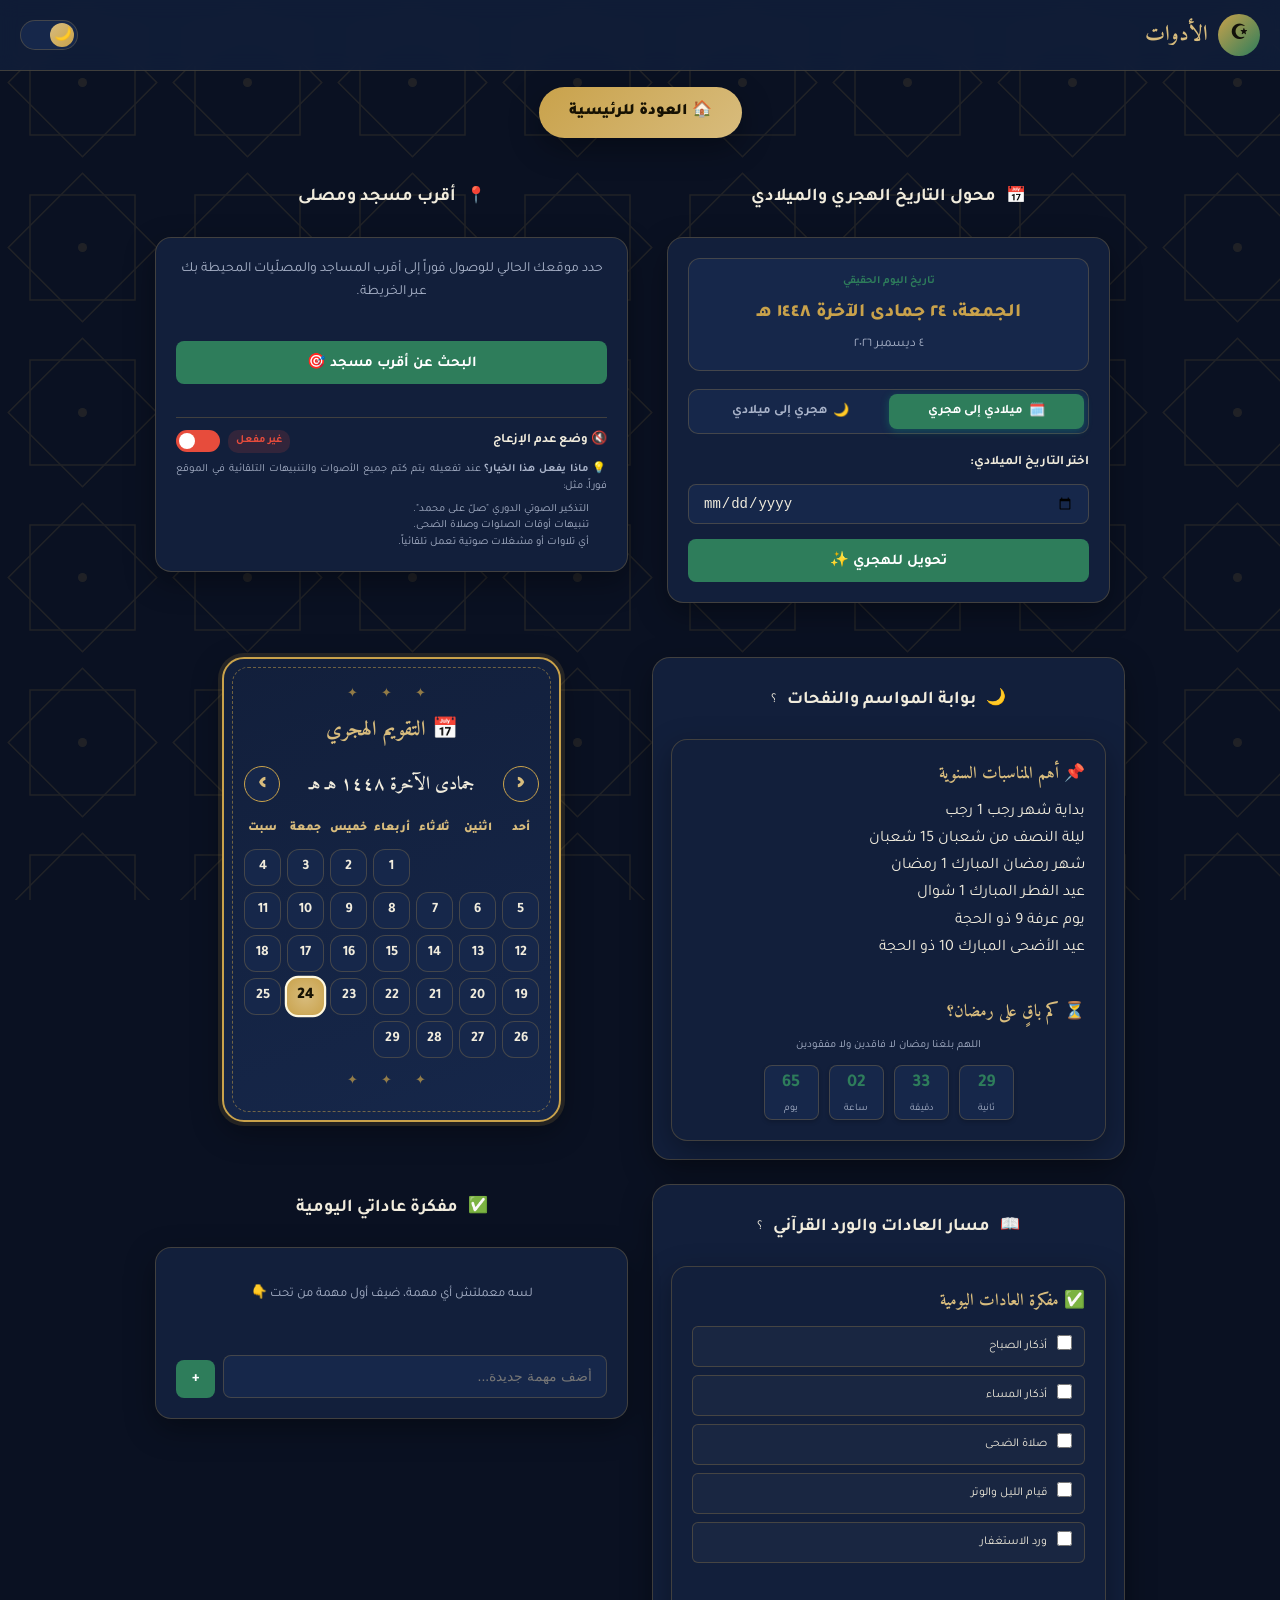
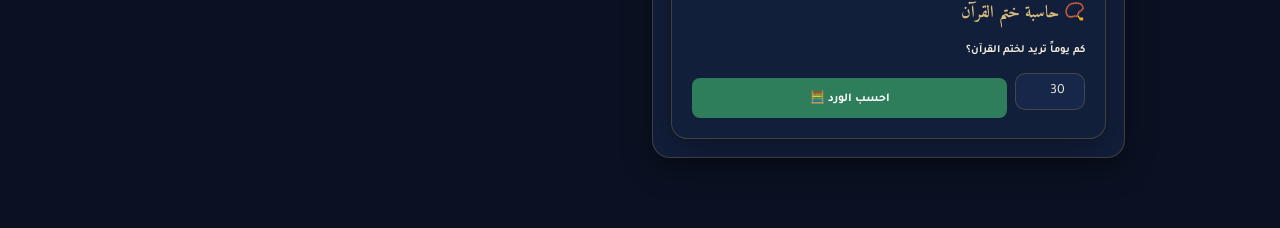
<file: tools.html>
<!DOCTYPE html>
<html lang="ar" dir="rtl">
<head>
  <meta charset="UTF-8">
  <meta name="viewport" content="width=device-width, initial-scale=1.0">
  <title>الأدوات | الموقع الإسلامي الشامل</title>
<meta name="description" content="أدوات إسلامية: تحويل التاريخ الهجري والميلادي، اتجاه القبلة، وجدول الصلاة الأسبوعي.">
  <link rel="stylesheet" href="tokens.css?v=1">
<link rel="preconnect" href="https://fonts.googleapis.com">
<link rel="preconnect" href="https://fonts.gstatic.com" crossorigin>
<link rel="stylesheet" href="https://fonts.googleapis.com/css2?family=Amiri:wght@400;700&family=Tajawal:wght@300;400;500;700;900&display=swap">
<link rel="stylesheet" href="style.css?v=5">
<script src="settings-core.js?v=1"></script>
  <link rel="stylesheet" href="tools.css?v=5">
</head>
<body data-theme="dark" class="page-fade-init">

  <header class="site-header">
    <div class="header-inner">
      <div class="brand">
        <div class="brand-emblem">☪</div>
        <div><div class="brand-name">الأدوات</div></div>
      </div>
      <button class="theme-toggle" id="themeToggle" aria-label="تبديل الوضع">
        <span class="knob"><i id="themeIcon">🌙</i></span>
      </button>
    </div>
  </header>

  <div class="big-back-wrap">
    <a href="/" class="big-back-btn">🏠 العودة للرئيسية</a>
  </div>

  <!-- حاوية الشبكة المجمعة للأدوات -->
  <main class="tools-container">

    <!-- 1. أداة محول التاريخ الهجري والميلادي -->
    <section class="hijri-section">
      <div class="section-header">
        <span class="header-icon">📅</span>
        <h2>محول التاريخ الهجري والميلادي</h2>
      </div>

      <div class="hijri-card">
        <div class="today-banner">
          <div class="today-tag">تاريخ اليوم الحقيقي</div>
          <div id="todayHijri" class="today-hijri-text">جاري التحميل...</div>
          <div id="todayGreg" class="today-greg-text">جاري التحميل...</div>
        </div>

        <div class="converter-tabs">
          <button id="tabG2H" class="tab-btn active">
            <span>🗓️</span> ميلادي إلى هجري
          </button>
          <button id="tabH2G" class="tab-btn">
            <span>🌙</span> هجري إلى ميلادي
          </button>
        </div>

        <!-- تحويل من ميلادي لـ هجري -->
        <div id="g2hSection" class="converter-content">
          <label class="input-label">اختر التاريخ الميلادي:</label>
          <input type="date" id="gregInput" class="custom-input">
          <button id="convertG2HBtn" class="btn-primary">تحويل للهجري ✨</button>
          <div id="g2hResult" class="result-card" style="display:none;"></div>
          <button id="copyG2HBtn" class="btn small hidden" style="margin-top:10px;">📋 نسخ النتيجة</button>
        </div>

        <!-- تحويل من هجري لـ ميلادي -->
        <div id="h2gSection" class="converter-content" style="display:none;">
          <label class="input-label">أدخل التاريخ الهجري:</label>
          <div class="hijri-grid">
            <input type="number" id="hDay" placeholder="اليوم" min="1" max="30" class="custom-input">
            <select id="hMonth" class="custom-input select-input">
              <option value="1">1 - محرّم</option>
              <option value="2">2 - صفر</option>
              <option value="3">3 - ربيع الأول</option>
              <option value="4">4 - ربيع الآخر</option>
              <option value="5">5 - جمادى الأولى</option>
              <option value="6">6 - جمادى الآخرة</option>
              <option value="7">7 - رجب</option>
              <option value="8">8 - شعبان</option>
              <option value="9">9 - رمضان</option>
              <option value="10">10 - شوال</option>
              <option value="11">11 - ذو القعدة</option>
              <option value="12">12 - ذو الحجة</option>
            </select>
            <input type="number" id="hYear" placeholder="السنة (1448)" class="custom-input">
          </div>
          <button id="convertH2GBtn" class="btn-primary">تحويل للميلادي ✨</button>
          <div id="h2gResult" class="result-card" style="display:none;"></div>
          <button id="copyH2GBtn" class="btn small hidden" style="margin-top:10px;">📋 نسخ النتيجة</button>
        </div>
      </div>
    </section>

    <!-- 2. أداة أقرب مسجد ومصلى -->
    <section class="mosque-section">
      <div class="section-header">
        <span class="header-icon">📍</span>
        <h2>أقرب مسجد ومصلى</h2>
      </div>

      <div class="hijri-card">
        <p style="color: var(--text-dim); font-size: 14px; margin-bottom: 15px; text-align: center; line-height: 1.6;">
          حدد موقعك الحالي للوصول فوراً إلى أقرب المساجد والمصلّيات المحيطة بك عبر الخريطة.
        </p>
        <button id="findMosqueBtn" class="btn-primary">
          البحث عن أقرب مسجد 🎯
        </button>
        <div id="mosqueStatus" class="result-card" style="display:none; margin-top: 15px;"></div>
        <!-- ز وضع عدم الإزعاج مع نص شارح لملء المساحة -->
<div class="dnd-wrapper" style="margin-top: 15px; padding-top: 12px; border-top: 1px solid var(--border);">
  <div style="display: flex; align-items: center; justify-content: space-between; margin-bottom: 8px;">
    <span style="font-size: 13px; font-weight: bold; color: var(--text);">🔇 وضع عدم الإزعاج</span>
    <div style="display: flex; align-items: center; gap: 8px;">
      <span id="dndStatusText" class="dnd-status-text status-off">غير مفعل</span>
      <label class="dnd-switch">
        <input type="checkbox" id="dndToggle">
        <span class="dnd-slider"></span>
      </label>
    </div>
  </div>

  <!-- النص الشارح للتوضيح وملء المساحة -->
  <p style="color: var(--text-dim); font-size: 11px; line-height: 1.6; margin: 0; text-align: justify;">
    💡 <b>ماذا يفعل هذا الخيار؟</b> عند تفعيله يتم كتم جميع الأصوات والتنبيهات التلقائية في الموقع فوراً، مثل:
  </p>
  <ul style="color: var(--text-dim); font-size: 11px; line-height: 1.5; margin: 6px 0 0 0; padding-right: 18px;">
    <li>التذكير الصوتي الدوري "صلّ على محمد".</li>
    <li>تنبيهات أوقات الصلوات وصلاة الضحى.</li>
    <li>أي تلاوات أو مشغلات صوتية تعمل تلقائياً.</li>
  </ul>
</div>

  </div>
</div>
      </div>

    </section>
    <section class="tool-card">
      <div class="section-header">
        <span class="header-icon">🌙</span>
        <h2>بوابة المواسم والنفحات</h2>
        <button class="help-btn" onclick="toggleHelp('help-ramadan')">؟</button>
      </div>
    
      <div id="help-ramadan" class="help-box" style="display: none;">
        💡 <b>بوابة المواسم:</b> تابع أهم المناسبات الإسلامية القادمة، وراقب العد التنازلي الدقيق (بالأيام والساعات) لحلول شهر رمضان المبارك.
      </div>
    
      <div class="hijri-card dual-widget-box">
        <!-- الأداة الأولى: تقويم المناسبات -->
        <div class="widget-half">
          <h3 class="widget-title">📌 أهم المناسبات السنوية</h3>
          <ul class="mini-list" style="margin-top: 10px;">
            <li><span>بداية شهر رجب</span> <span class="badge">1 رجب</span></li>
            <li><span>ليلة النصف من شعبان</span> <span class="badge">15 شعبان</span></li>
            <li><span>شهر رمضان المبارك</span> <span class="badge">1 رمضان</span></li>
            <li><span>عيد الفطر المبارك</span> <span class="badge">1 شوال</span></li>
            <li><span>يوم عرفة</span> <span class="badge">9 ذو الحجة</span></li>
            <li><span>عيد الأضحى المبارك</span> <span class="badge">10 ذو الحجة</span></li>
          </ul>
        </div>
    
        <div class="vertical-divider"></div>
    
        <!-- الأداة الثانية: العد التنازلي لرمضان -->
        <div class="widget-half">
          <h3 class="widget-title">⏳ كم باقٍ على رمضان؟</h3>
          <p style="font-size: 11px; color: var(--text-dim); text-align: center; margin-bottom: 10px;">
            اللهم بلغنا رمضان لا فاقدين ولا مفقودين
          </p>
          
          <!-- شكل العداد -->
          <div class="countdown-container" id="ramadanCountdown">
            <div class="time-box">
              <span id="ramadanDays" class="time-number">--</span>
              <span class="time-text">يوم</span>
            </div>
            <div class="time-box">
              <span id="ramadanHours" class="time-number">--</span>
              <span class="time-text">ساعة</span>
            </div>
            <div class="time-box">
              <span id="ramadanMinutes" class="time-number">--</span>
              <span class="time-text">دقيقة</span>
            </div>
            <div class="time-box">
              <span id="ramadanSeconds" class="time-number">--</span>
              <span class="time-text">ثانية</span>
            </div>
          </div>
        </div>
      </div>
    </section>
   <!-- التقويم الهجري -->
<section class="container" style="margin-top:26px;">
  <div class="hijri-cal-wrap">
    <div class="hijri-cal-ornament-top">✦ ✦ ✦</div>
    <div class="hijri-cal-title-main">📅 التقويم الهجري</div>

    <div class="hijri-cal-header">
      <button class="hijri-nav-btn" id="hijriPrevBtn">‹</button>
      <div class="hijri-cal-title" id="hijriCalTitle">--</div>
      <button class="hijri-nav-btn" id="hijriNextBtn">›</button>
    </div>

    <div class="hijri-cal-weekdays">
      <span>أحد</span><span>اثنين</span><span>ثلاثاء</span><span>أربعاء</span><span>خميس</span><span>جمعة</span><span>سبت</span>
    </div>
    <div class="hijri-cal-grid" id="hijriCalGrid"></div>

    <div class="hijri-cal-ornament-bottom">✦ ✦ ✦</div>
  </div>
</section>
<!-- كارت مسار العادات والورد القرآني -->
<section class="tool-card">
  <div class="section-header">
    <span class="header-icon">📖</span>
    <h2>مسار العادات والورد القرآني</h2>
    <button class="help-btn" onclick="toggleHelp('help-habits-quran')">؟</button>
  </div>

  <div id="help-habits-quran" class="help-box" style="display: none;">
    💡 <b>كيفية الاستخدام:</b> تتبع عاداتك اليومية من الجانب الأيمن، واستخدم الحاسبة في الجانب الأيسر لمعرفة عدد الصفحات المطلوبة لختم القرآن في المدة التي تختارها.
  </div>

  <div class="hijri-card dual-widget-box">
    <!-- الأداة الأولى: مفكرة العادات -->
    <div class="widget-half">
      <h3 class="widget-title">✅ مفكرة العادات اليومية</h3>
      <div class="habit-tracker-list">
        <label class="habit-item"><input type="checkbox"> <span>أذكار الصباح</span></label>
        <label class="habit-item"><input type="checkbox"> <span>أذكار المساء</span></label>
        <label class="habit-item"><input type="checkbox"> <span>صلاة الضحى</span></label>
        <label class="habit-item"><input type="checkbox"> <span>قيام الليل والوتر</span></label>
        <label class="habit-item"><input type="checkbox"> <span>ورد الاستغفار</span></label>
      </div>
    </div>

    <div class="vertical-divider"></div>

    <!-- الأداة الثانية: مخطط الورد القرآني -->
    <div class="widget-half">
      <h3 class="widget-title">📿 حاسبة ختم القرآن</h3>
      <label class="input-label" style="font-size: 11px;">كم يوماً تريد لختم القرآن؟</label>
      
      <div style="display: flex; gap: 8px; margin-top: 8px;">
        <input type="number" id="quranDaysInput" class="custom-input" placeholder="مثال: 30" value="30" min="1" max="365" style="width: 70px; text-align: center;">
        <button id="calcQuranBtn" class="btn-primary" style="flex: 1; padding: 6px; font-size: 12px;">احسب الورد 🧮</button>
      </div>

      <!-- صندوق عرض النتيجة -->
      <div id="quranResultBox" class="quran-result-box" style="display: none;">
        <div class="quran-total">
          المطلوب يومياً: <b id="dailyPagesVal">--</b> صفحة
        </div>
        <div class="quran-prayer">
          بعد كل صلاة: <b id="prayerPagesVal">--</b> صفحات تقريباً
        </div>
      </div>
    </div>
  </div>
</section>
<!-- 8. مفكرة العادات اليومية (يدوية بالكامل) -->
    <section class="habits-section">
      <div class="section-header">
        <span class="header-icon">✅</span>
        <h2>مفكرة عاداتي اليومية</h2>
      </div>
      <div class="hijri-card">
        <div id="habitsList" class="habits-list"></div>
        <div class="habit-add-row">
          <input type="text" id="newHabitInput" class="custom-input" placeholder="أضف مهمة جديدة...">
          <button class="btn-primary" id="addHabitBtn" style="width:auto; padding:10px 16px;">+</button>
        </div>
      </div>
    </section>
  </main>

  <div class="toast" id="toastBox"></div>
  <script src="tools.js"></script>
<script src="transitions.js?v=1"></script>
</body>
</html>
</file>
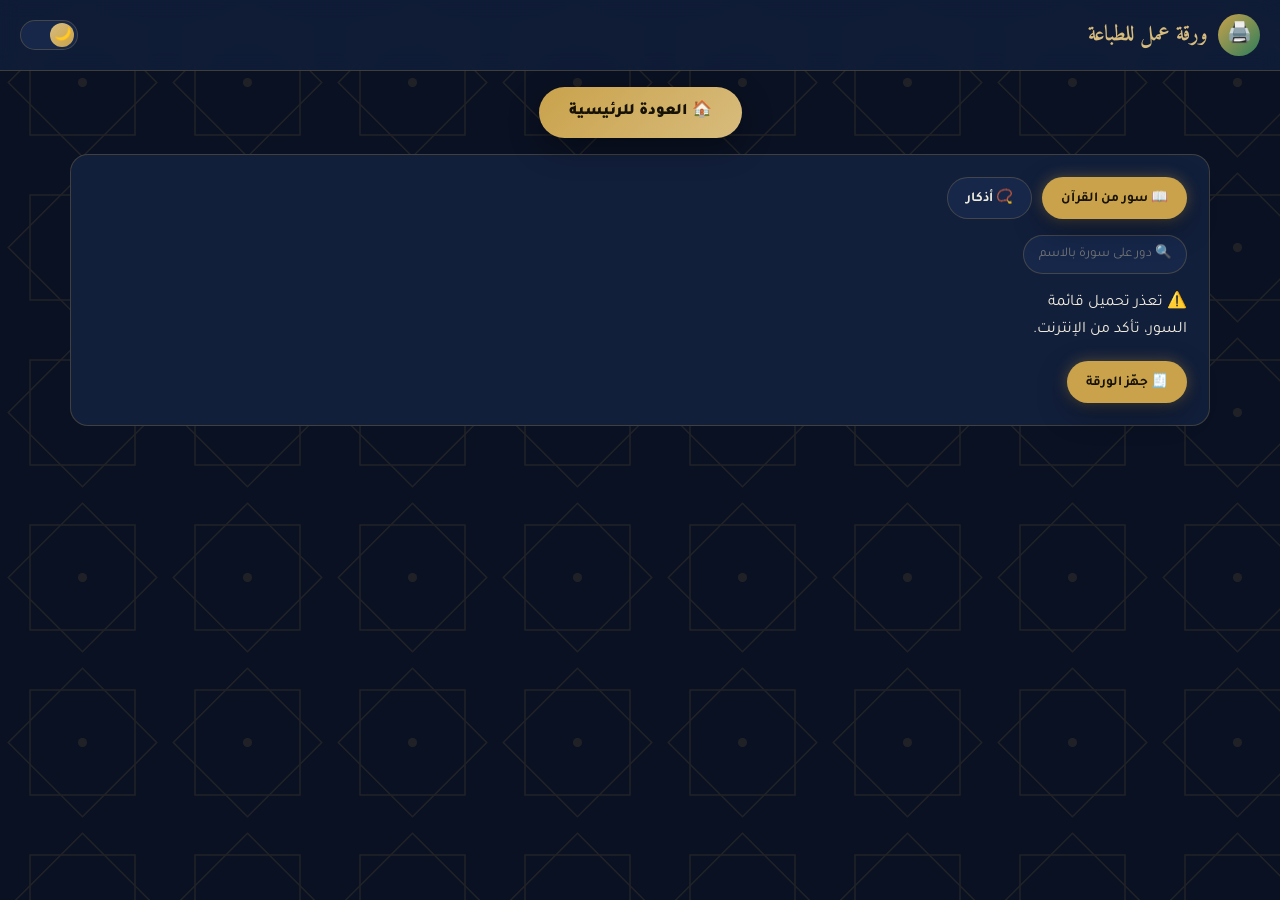
<file: worksheet.html>
<!DOCTYPE html>
<html lang="ar" dir="rtl">
<head>
<meta charset="UTF-8">
<meta name="viewport" content="width=device-width, initial-scale=1.0">
<title>ورقة عمل للطباعة | الموقع الإسلامي الشامل</title>
<meta name="description" content="اختر سورًا من القرآن أو فئة أذكار وأنشئ ورقة عمل منسّقة جاهزة للطباعة أو الحفظ كملف PDF.">
<link rel="stylesheet" href="tokens.css?v=1">
<link rel="preconnect" href="https://fonts.googleapis.com">
<link rel="preconnect" href="https://fonts.gstatic.com" crossorigin>
<link rel="stylesheet" href="https://fonts.googleapis.com/css2?family=Amiri:wght@400;700&family=Tajawal:wght@300;400;500;700;900&display=swap">
<link rel="stylesheet" href="style.css?v=5">
<link rel="stylesheet" href="worksheet.css?v=1">
<script src="settings-core.js?v=1"></script>
<script src="azkar-data.js?v=1"></script>
</head>
<body data-theme="dark" class="page-fade-init">

<header class="site-header no-print">
  <div class="header-inner">
    <div class="brand">
      <div class="brand-emblem">🖨️</div>
      <div><div class="brand-name">ورقة عمل للطباعة</div></div>
    </div>
    <button class="theme-toggle" id="themeToggle" aria-label="تبديل الوضع">
      <span class="knob"><i id="themeIcon">🌙</i></span>
    </button>
  </div>
</header>

<div class="big-back-wrap no-print">
  <a href="index.html" class="big-back-btn">🏠 العودة للرئيسية</a>
</div>

<main class="container worksheet-wrap">

  <section class="ws-section no-print" id="builderPanel">
    <div class="source-tabs">
      <button class="btn primary" id="tabQuranBtn">📖 سور من القرآن</button>
      <button class="btn" id="tabAzkarBtn">📿 أذكار</button>
    </div>

    <div id="quranPicker">
      <input type="text" id="surahSearchWs" class="city-input" placeholder="🔍 دور على سورة بالاسم أو الرقم...">
      <div class="pick-grid" id="surahPickGrid"></div>
    </div>

    <div id="azkarPicker" class="hidden">
      <div class="pick-grid" id="azkarPickGrid"></div>
    </div>

    <div class="ws-actions">
      <button class="btn primary" id="buildBtn">🧾 جهّز الورقة</button>
      <span id="pickCount"></span>
    </div>
  </section>

  <section class="worksheet-preview" id="worksheetPreview"></section>

  <div class="ws-actions no-print" id="printActions" style="display:none;">
    <button class="btn primary" id="printBtn">🖨️ طباعة / حفظ كـ PDF</button>
    <button class="btn small" id="backToBuilderBtn">✏️ تعديل الاختيار</button>
  </div>

</main>

<div class="toast no-print" id="toastBox"></div>

<script src="worksheet.js?v=1"></script>
<script src="transitions.js?v=1"></script>
</body>
</html>
</file>
<file: tokens.css>
/* ===================================================================
   tokens.css — نظام Design Tokens المركزي للموقع
   كل الألوان والخطوط والمسافات بتتعرّف هنا مرة واحدة بس، وأي ملف CSS
   تاني في الموقع (style.css، quran.css، ...) بياخد منها عن طريق var().
   لو عايز تغيّر شكل الموقع كله، غيّر هنا بس.
=================================================================== */
:root{
  /* -------- الوضع الليلي (افتراضي) -------- */
  --bg-1:#0a1122;
  --bg-2:#101b33;
  --bg-gradient: radial-gradient(1200px 600px at 80% -10%, #16233f 0%, transparent 60%),
                 linear-gradient(180deg, #0a1122 0%, #0d1730 100%);
  --surface: #121f3b;
  --surface-2: #16274a;
  --border: rgba(201,162,75,.25);
  --text: #f1ecdd;
  --text-dim: #a9b3c9;
  --gold: #c9a24b;
  --gold-bright: #e6c877;
  --green: #2e7d5b;
  --green-bright:#3fa578;
  --danger:#c0524a;
  --star-color: #ffd24d;   /* لون مميز مختلف عن أزرار الموقع العادية، مخصص لكل نجوم/زراير المفضلة */
  --star-color-hover: #ffdf80;

  /* -------- مسافات وأشكال -------- */
  --shadow: 0 10px 30px rgba(0,0,0,.35);
  --radius: 18px;
  --radius-sm: 12px;
  --radius-pill: 30px;

  /* -------- خطوط -------- */
  --font-display: 'Amiri', serif;
  --font-body: 'Tajawal', sans-serif;
}

[data-theme="light"]{
  --bg-1: #f3f4f6;
  --bg-2: #e5e7eb;
  --bg-gradient: none;
  --surface: #ffffff;
  --surface-2: #f9fafb;
  --text: #1f2937;
  --text-dim: #6b7280;
  --green: #006c35;
  --green-bright: #009e60;
  --gold: #facc15;
  --gold-bright: #fbbf24;
  --border: #e5e7eb;
  --danger: #ef4444;
  --star-color: #f59e0b;
  --star-color-hover: #fbbf24;
  --shadow: 0 5px 15px rgba(0,0,0,0.05);
}
</file>
<file: style.css>
/* ===================================================================
   الموقع الإسلامي الشامل - style.css
   نظام الألوان: أزرق ليلي غامق + دهبي هادي + أخضر زيتوني (وضع ليلي)
                 ورقي/عاجي + دهبي هادي (وضع نهاري)
=================================================================== */

/* الخطوط بقت متحمّلة عبر <link> في كل صفحة HTML بدل @import، عشان تتحمّل
   على التوازي مع style.css نفسه بدل ما تستنى تحميله الأول (أسرع في الفتح) */

/* ألوان وخطوط الموقع بقت كلها في tokens.css (نظام Design Tokens مركزي)،
   وده الملف الوحيد اللي المفروض تتعدل فيه لو عايز تغيّر شكل الموقع كله. */
*{ box-sizing:border-box; margin:0; padding:0; }
.hidden{ display:none !important; }
body.page-fade-init{ opacity:0; }
body.page-fade-in{ opacity:0; transition: opacity .22s ease; }
body.page-fade-in.page-visible{ opacity:1; }

html{ scroll-behavior:auto; overscroll-behavior-x: none; overflow-x: hidden; max-width: 100%; }

body{
  font-family: var(--font-body);
  background:  var(--bg-1);
  background-attachment: fixed;
  color: var(--text);
  direction: rtl;
  line-height:1.7;
  transition: background .5s ease, color .5s ease;
  min-height:100vh;
  padding-bottom: 40px;
  position: relative;
  overflow-x: hidden;
  overscroll-behavior-x: none;
}

/* =============== زخرفة إسلامية هادئة في الخلفية =============== */
/* الشكل قابل للتغيير من "إعدادات الموقع" (40 شكل)، وبيتحدد عبر متغيّرات CSS
   بيظبطها settings-core.js على وسم <html>. القيمة هنا افتراضية (fallback)
   تشتغل حتى لو الجافاسكريبت متأخر أو متعطّل. */
body::before{
  content:'';
  position: fixed; inset:0; z-index:-1; pointer-events:none;
  background-image: var(--decor-image, url("data:image/svg+xml,%3Csvg xmlns='http://www.w3.org/2000/svg' width='110' height='110' viewBox='0 0 110 110'%3E%3Cg fill='none' stroke='%23c9a24b' stroke-width='1'%3E%3Crect x='20' y='20' width='70' height='70'/%3E%3Crect x='20' y='20' width='70' height='70' transform='rotate(45 55 55)'/%3E%3Ccircle cx='55' cy='55' r='3' fill='%23c9a24b' stroke='none'/%3E%3C/g%3E%3C/svg%3E"));
  background-size: var(--decor-size, 165px) var(--decor-size, 165px);
  opacity: var(--decor-opacity, .12);
}
[data-theme="light"] body::before{ opacity: calc(var(--decor-opacity, .12) + .03); }

/* =============== حجم الخط العام (من إعدادات الموقع) =============== */
html{ font-size: calc(16px * var(--font-scale, 1)); }

/* =============== تعطيل الحركات والانتقالات (من إعدادات الموقع) =============== */
html[data-reduce-motion="1"] *,
html[data-reduce-motion="1"] *::before,
html[data-reduce-motion="1"] *::after{
  animation-duration: .001s !important;
  animation-delay: 0s !important;
  transition-duration: .001s !important;
  scroll-behavior: auto !important;
}

/* =============== اللون المميز للموقع (accent) =============== */
/* اللون بقى بيتظبط مباشرة بجافاسكريبت (settings-core.js) على --gold/--gold-bright
   عشان يدعم أي عدد ألوان (من اللوحة الموسّعة أو لون مخصوص من صاحب الجهاز)،
   مفيش داعي لقواعد ثابتة هنا بعد كده. */

a{ color:inherit; text-decoration:none; }
ul{ list-style:none; }
button{ font-family:inherit; cursor:pointer; border:none; background:none; color:inherit; }
img{ max-width:100%; display:block; }

::selection{ background: var(--gold); color:#100c02; }

:focus-visible{ outline: 2px solid var(--gold-bright); outline-offset: 3px; border-radius: 6px; }

.container{ max-width: 1180px; margin: 0 auto; padding: 0 20px; }

/* =============== خط زخرفي فاصل =============== */
.ornament-divider{
  display:flex; align-items:center; gap:12px; justify-content:center;
  color: var(--gold); opacity:.8; margin: 8px 0;
}
.ornament-divider::before, .ornament-divider::after{
  content:''; flex:1; height:1px;
  background: linear-gradient(90deg, transparent, var(--border), transparent);
}

/* =============== Header =============== */
.site-header{
  position: sticky; top:0; z-index: 50;
  backdrop-filter: blur(10px);
  background: color-mix(in srgb, var(--surface) 82%, transparent);
  border-bottom: 1px solid var(--border);
}
.header-inner{
  display:flex; align-items:center; justify-content:space-between;
  padding: 14px 20px; gap: 16px; flex-wrap: wrap;
}
.brand{ display:flex; align-items:center; gap:10px; }
.brand-emblem{
  width:42px; height:42px; border-radius:50%;
  display:flex; align-items:center; justify-content:center;
  background: linear-gradient(135deg, var(--gold), var(--green));
  color:#12100a; font-size:20px; font-weight:900; font-family: var(--font-display);
}
.brand-name{ font-family: var(--font-display); font-size: 1.35rem; font-weight:700; color: var(--gold-bright); }
.brand-tag{ font-size:.72rem; color: var(--text-dim); }

.header-controls{ display:flex; align-items:center; gap:14px; }

.header-date{ text-align:center; font-size:.8rem; color: var(--text-dim); line-height:1.5; }
.header-date b{ color: var(--text); font-weight:700; display:block; font-size:.85rem; }
#hijriDate{ font-family: var(--font-display); font-size:1rem; color: var(--gold-bright); display:block; margin-top:2px; letter-spacing:.3px; }

/* -------- زرار الهلال/الشمس -------- */
.theme-toggle{
  position: relative; width:58px; height:30px; border-radius:20px;
  background: var(--surface-2); border:1px solid var(--border);
  display:flex; align-items:center; padding:3px;
}
.theme-toggle .knob{
  width:24px; height:24px; border-radius:50%;
  background: linear-gradient(135deg, var(--gold-bright), var(--gold));
  display:flex; align-items:center; justify-content:center; font-size:13px;
  transition: transform .45s cubic-bezier(.68,-0.4,.27,1.4), background .4s ease;
  transform: translateX(0);
}
[data-theme="light"] .theme-toggle .knob{ transform: translateX(-28px); background: linear-gradient(135deg, #ffd76a, #ffb347); }
.theme-toggle .knob i{ transition: transform .4s ease, opacity .3s; }

/* =============== Sadaqa Banner =============== */
.sadaqa-banner{
  margin: 18px auto; max-width: 1000px;
  border: 1px dashed var(--gold);
  border-radius: 14px;
  padding: 14px 18px;
  text-align:center;
  background: color-mix(in srgb, var(--gold) 8%, transparent);
  color: var(--gold-bright);
  font-weight:700;
  font-size: .95rem;
}

/* =============== Verse / Hadith Rotator =============== */
.verse-section{ padding: 30px 0 10px; }
.verse-card{
  position:relative;
  max-width: 820px; margin: 0 auto;
  background: var(--surface);
  border: 1px solid var(--border);
  border-radius: var(--radius);
  box-shadow: var(--shadow);
  padding: 38px 30px 26px;
  text-align:center;
  overflow:hidden;
}
.verse-card::before, .verse-card::after{
  content:'❊'; position:absolute; color:var(--gold); opacity:.5; font-size:1.1rem;
}
.verse-card::before{ top:14px; right:16px; }
.verse-card::after{ top:14px; left:16px; }
.verse-text{
  font-family: var(--font-display);
  font-size: clamp(1.15rem, 2.4vw, 1.6rem);
  color: var(--text);
  min-height: 90px;
  display:flex; align-items:center; justify-content:center;
  transition: opacity .5s ease, transform .5s ease;
}
.verse-text.fade{ opacity:0; transform: translateY(6px); }
.verse-source{ margin-top:14px; color: var(--gold); font-size:.85rem; font-weight:700; }
.verse-actions{ display:flex; gap:10px; justify-content:center; margin-top:16px; }
.icon-btn{
  position:relative; overflow:hidden;
  width:38px; height:38px; border-radius:50%;
  background: var(--surface-2); border:1px solid var(--border);
  display:flex; align-items:center; justify-content:center;
  transition: transform .2s cubic-bezier(.34,1.56,.64,1), background .2s ease; font-size:.95rem;
}
.icon-btn:hover{ transform: translateY(-2px) scale(1.08); background: color-mix(in srgb, var(--gold) 18%, var(--surface-2)); box-shadow: 0 0 14px 2px color-mix(in srgb, var(--gold) 45%, transparent); }
.icon-btn:active{ transform: scale(.9); }

/* =============== تأثير الموجة (Ripple) على كل الأزرار والكروت =============== */
.ripple{
  position:absolute; border-radius:50%; transform:scale(0);
  background: rgba(255,255,255,.45); pointer-events:none;
  animation: ripple-anim .55s ease-out forwards;
}
[data-theme="light"] .ripple{ background: rgba(0,0,0,.15); }
@keyframes ripple-anim{ to{ transform:scale(2.6); opacity:0; } }

/* =============== Prayer Times Section =============== */
.prayer-section{ padding: 34px 0; }
.prayer-top{
  display:flex; flex-wrap:wrap; align-items:center; justify-content:space-between; gap:16px;
  margin-bottom: 18px;
}
.location-controls{ display:flex; gap:10px; flex-wrap:wrap; align-items:center; }
/* =============== لمعة ذهبية متحركة للأزرار =============== */
/* -------- مودال الترحيب أول زيارة -------- */
.welcome-modal{
  position: fixed; inset:0; background: rgba(0,0,0,.65); display:none;
  align-items:center; justify-content:center; z-index: 500; padding:20px;
}
.welcome-modal.show{ display:flex; }
.welcome-modal-content{
  background: var(--surface); border:1px solid var(--gold); border-radius: var(--radius);
  padding: 30px; max-width: 440px; width:100%; text-align:center; box-shadow: var(--shadow);
  animation: welcomePop .35s cubic-bezier(.34,1.56,.64,1);
  position: relative;
}
.welcome-close-x{
  position:absolute; top:10px; left:14px; background:none; border:none;
  color: var(--text-dim); font-size:1.1rem; cursor:pointer; padding:4px 8px;
  transition: color .2s ease, transform .2s ease;
}
.welcome-close-x:hover{ color: var(--gold-bright); transform: scale(1.15); }
@keyframes welcomePop{ from{ transform: scale(.85); opacity:0; } to{ transform: scale(1); opacity:1; } }
.welcome-emoji{ font-size:2.4rem; margin-bottom:10px; }
.welcome-modal-content h2{ font-family: var(--font-display); color: var(--gold-bright); font-size:1.5rem; margin-bottom:14px; }
.welcome-modal-content p{ color: var(--text-dim); line-height:1.9; margin-bottom:14px; font-size:.92rem; }
.welcome-actions{ display:flex; gap:10px; flex-wrap:wrap; justify-content:center; margin-top:8px; }

@keyframes btnShine{
  0%{ background-position: 200% 0; }
  100%{ background-position: -200% 0; }
}
.btn{
  position: relative;
  overflow: hidden;
  isolation: isolate;
}
.btn::before{
  content:'';
  position:absolute; inset:0; z-index:1; pointer-events:none;
  background: linear-gradient(100deg,
      transparent 20%,
      color-mix(in srgb, var(--gold-bright) 65%, #fff 35%) 50%,
      transparent 80%);
  background-size: 220% 100%;
  opacity:0;
  transition: opacity .25s ease;
}
.btn:hover::before, .btn:focus-visible::before{
  opacity:.55;
  animation: btnShine 1.1s linear infinite;
}
.btn.primary{
  background-image: linear-gradient(135deg, var(--gold) 0%, var(--gold-bright) 50%, var(--gold) 100%);
  background-size: 220% 220%;
  box-shadow: var(--shadow), 0 0 14px 0 color-mix(in srgb, var(--gold) 40%, transparent);
}
.btn{
  position:relative; overflow:hidden;
  padding:10px 18px; border-radius: 30px; font-weight:700; font-size:.85rem;
  border:1px solid var(--border); background: var(--surface-2); color: var(--text);
  display:inline-flex; align-items:center; gap:8px;
  transition: background .25s ease, color .25s ease, border-color .25s ease, transform .15s ease, box-shadow .25s ease;
}
.btn:hover{ background: var(--gold); color:#171203; border-color: var(--gold); transform: translateY(-2px); box-shadow: var(--shadow), 0 0 16px 1px color-mix(in srgb, var(--gold) 55%, transparent); }
.btn:active{ transform: translateY(0) scale(.96); }
.btn:focus-visible{ box-shadow: 0 0 0 3px color-mix(in srgb, var(--gold-bright) 45%, transparent); }
.btn.primary{ background: var(--gold); color:#171203; }
.btn.primary:hover{ background: var(--gold-bright); }
.btn.small{ padding:7px 12px; font-size:.75rem; }
.city-input{
  padding:10px 14px; border-radius:30px; border:1px solid var(--border);
  background: var(--surface-2); color:var(--text); font-family:inherit; min-width:160px;
}
.location-label{ font-size:.85rem; color: var(--gold-bright); font-weight:700; }

.prayer-flex{
  display:grid; grid-template-columns: minmax(0,1fr) minmax(0,2.2fr) minmax(0,1fr); gap:16px; align-items:stretch;
}
@media (max-width: 480px){
  .prayer-flex{ grid-template-columns: minmax(0,1fr) minmax(0,1.6fr) minmax(0,1fr); gap:8px; }
  .side-card{ padding:10px 6px; }
  .side-card .value{ font-size:1.1rem; }
  .countdown{ font-size:1.35rem; }
  .side-card .label{ font-size:.65rem; }
  .side-card .sub{ font-size:.62rem; }
}

.side-card{
  background: var(--surface); border:1px solid var(--border); border-radius: var(--radius);
  padding: 18px; display:flex; flex-direction:column; align-items:center; justify-content:center;
  gap:6px; text-align:center; box-shadow: var(--shadow);
}
.side-card .label{ color: var(--text-dim); font-size:.8rem; }
.side-card .value{ font-family: var(--font-display); font-size: 1.9rem; color: var(--gold-bright); font-weight:700; }
.side-card .sub{ font-size:.75rem; color: var(--text-dim); }

.next-prayer-card{ background: linear-gradient(160deg, color-mix(in srgb, var(--gold) 18%, var(--surface)), var(--surface)); }
.countdown{ font-family: var(--font-display); font-size: 2.4rem; color: var(--gold-bright); letter-spacing: 1px; }

/* -------- عداد دائري حول الوقت المتبقي -------- */
.countdown-ring-wrap{ position:relative; width:130px; height:130px; margin:6px auto; display:flex; align-items:center; justify-content:center; }
.countdown-ring{ position:absolute; inset:0; width:100%; height:100%; transform: rotate(-90deg); }
.countdown-ring .ring-bg{ fill:none; stroke: var(--border); stroke-width:8; }
.countdown-ring .ring-fg{
  fill:none; stroke: var(--gold-bright); stroke-width:8; stroke-linecap:round;
  stroke-dasharray: 327; stroke-dashoffset: 0; transition: stroke-dashoffset .6s linear;
}
.countdown-ring-wrap .countdown{ font-size:1.5rem; position:relative; z-index:1; }
@media (max-width:480px){ .countdown-ring-wrap{ width:105px; height:105px; } .countdown-ring-wrap .countdown{ font-size:1.2rem; } }

/* -------- مواقيت الصلاة: صف واحد على الشاشة الكبيرة، و3 أعمدة (صفين) على الموبايل عشان تتعرض كلها من غير ما تحتاج تسحب -------- */
.times-grid{
  display:grid; grid-template-columns: repeat(6, minmax(0,1fr)); gap:10px;
}
@media (max-width: 700px){
  .times-grid{
    grid-template-columns: repeat(3, minmax(0,1fr));
    gap:8px;
  }
}
@media (max-width: 380px){
  .time-cell{ padding: 10px 4px; }
  .time-cell .p-name{ font-size:.72rem; }
  .time-cell .p-time{ font-size:.95rem; }
}
.time-cell{
  background: var(--surface); border:1px solid var(--border); border-radius: 14px;
  padding: 14px 6px; text-align:center; transition: all .3s ease;
}
.time-cell.active{
  background: linear-gradient(160deg, var(--gold), var(--gold-bright)); color:#171203; border-color: transparent;
  transform: translateY(-3px); box-shadow: var(--shadow);
}
.time-cell .p-name{ font-size:.85rem; font-weight:700; }
.time-cell .p-time{ font-family: var(--font-display); font-size:1.15rem; margin-top:4px; white-space:nowrap; }

/* =============== Daily progress bar =============== */
.progress-section{ margin-top:22px; }
.progress-bar-wrap{
  background: var(--surface); border:1px solid var(--border); border-radius: 40px;
  padding: 8px; display:flex; gap:6px;
}
.progress-step{
  flex:1; text-align:center; padding:9px 4px; border-radius: 30px; font-size:.78rem; font-weight:700;
  background: transparent; color: var(--text-dim); transition: all .25s ease;
}
.progress-step.done{ background: linear-gradient(135deg, var(--green), var(--green-bright)); color:#fff; }

/* =============== Weekly table =============== */
.weekly-toggle{ text-align:center; margin-top:18px; display:flex; gap:10px; justify-content:center; flex-wrap:wrap; }

.weekly-table-wrap{ overflow-x:auto; margin-top:14px; display:none; }
.weekly-table-wrap.open{ display:block; }
table.weekly{ width:100%; border-collapse: collapse; background: var(--surface); border-radius: var(--radius); overflow:hidden; }
table.weekly th, table.weekly td{ padding:10px 8px; text-align:center; font-size:.8rem; border-bottom:1px solid var(--border); }
table.weekly th{ background: var(--surface-2); color: var(--gold-bright); }

/* -------- ألوان مميزة خفيفة لكل عمود صلاة في جدول الأسبوع -------- */
.col-fajr{ background: color-mix(in srgb, #5b8def 10%, transparent); }
.col-dhuhr{ background: color-mix(in srgb, var(--gold) 12%, transparent); }
.col-asr{ background: color-mix(in srgb, #e08a3c 10%, transparent); }
.col-maghrib{ background: color-mix(in srgb, #c0524a 10%, transparent); }
.col-isha{ background: color-mix(in srgb, #7c5cff 10%, transparent); }
th.col-fajr, th.col-dhuhr, th.col-asr, th.col-maghrib, th.col-isha{ background: var(--surface-2); }

/* =============== Friday Banner =============== */
.friday-banner{
  display:none; margin-top:20px; text-align:center; padding:16px; border-radius: var(--radius);
  background: linear-gradient(135deg, color-mix(in srgb, var(--green) 25%, transparent), transparent);
  border: 1px solid var(--green);
  color: var(--green-bright); font-weight:700;
}
.friday-banner.show{ display:block; }

/* =============== Duha toast / generic toast =============== */
.toast{
  position: fixed; bottom: 22px; right: 22px; z-index: 200;
  background: var(--surface); border:1px solid var(--gold); border-radius: 14px;
  padding: 14px 18px; box-shadow: var(--shadow); max-width: 300px;
  transform: translateY(120%); opacity:0; transition: all .4s cubic-bezier(.2,.9,.3,1.2);
  font-size:.85rem;
}
.toast.show{ transform: translateY(0); opacity:1; }

/* =============== Quick tools (date converter + DND) =============== */
.tools-row{ display:flex; gap:14px; flex-wrap:wrap; margin-top:24px; }
.tool-card{
  flex:1; min-width:240px; background: var(--surface); border:1px solid var(--border);
  border-radius: var(--radius); padding: 18px; box-shadow: var(--shadow);
}
.tool-card h3{ font-family: var(--font-display); color: var(--gold-bright); margin-bottom:10px; font-size:1.05rem; }
.tool-card input, .tool-card select{
  width:100%; padding:9px 12px; border-radius:10px; border:1px solid var(--border);
  background: var(--surface-2); color: var(--text); margin-bottom:8px; font-family:inherit;
}
.dnd-row{ display:flex; align-items:center; justify-content:space-between; }
.switch{ position:relative; width:46px; height:26px; border-radius:20px; background:var(--surface-2); border:1px solid var(--border); }
.switch .dot{ position:absolute; top:2px; right:2px; width:20px; height:20px; border-radius:50%; background:var(--danger); transition: transform .3s ease; }
.switch.active .dot{ transform: translateX(-20px); background:var(--green-bright); }

/* =============== Why this site =============== */
.why-section{ margin-top: 40px; text-align:center; padding: 30px 0; }
.why-section h2{ font-family: var(--font-display); color: var(--gold-bright); font-size:1.5rem; margin-bottom:12px; }
.why-section p{ max-width:700px; margin:0 auto; color: var(--text-dim); }

/* =============== Quick nav cards =============== */
.nav-cards{ display:grid; grid-template-columns: repeat(auto-fit, minmax(200px,1fr)); gap:15px; }
@media (max-width: 480px){
  .nav-cards{ grid-template-columns: repeat(2, minmax(0,1fr)); gap:10px; }
  .nav-card{ padding: 16px 8px; }
  .nav-card .emoji{ font-size:1.4rem; margin-bottom:4px; }
  .nav-card .title{ font-size:.82rem; }
}
.nav-card{
  background: var(--surface); border:1px solid var(--border); border-radius: var(--radius);
  padding: 22px 12px; text-align:center; transition: all .3s ease; position:relative;
}
.nav-card{ transition: transform .3s cubic-bezier(.34,1.56,.64,1), border-color .3s ease, box-shadow .3s ease; }
.nav-card:hover{ transform: translateY(-6px) scale(1.02); border-color: var(--gold); box-shadow: var(--shadow); }
.nav-card:active{ transform: translateY(-2px) scale(.98); }
.nav-card .emoji{ font-size:1.8rem; margin-bottom:8px; }
.nav-card .title{ font-weight:700; color: var(--gold-bright); }
.new-badge{
  position:absolute; top:-6px; left:-6px; background: var(--danger); color:#fff;
  font-size:.62rem; font-weight:900; padding:3px 8px; border-radius:10px;
  box-shadow: 0 2px 6px rgba(0,0,0,.3); animation: pulse-badge 1.6s ease-in-out infinite;
}
@keyframes pulse-badge{ 0%,100%{ transform:scale(1); } 50%{ transform:scale(1.12); } }

/* =============== Footer =============== */
.site-footer{
  margin-top: 50px; padding: 30px 0; text-align:center;
  border-top: 1px solid var(--border); color: var(--text-dim); font-size:.85rem;
}
.footer-links{ display:flex; gap:16px; justify-content:center; margin-bottom:12px; flex-wrap:wrap; }
.footer-links a:hover{ color: var(--gold); }
.last-updated{ margin-top:8px; font-size:.72rem; opacity:.7; }

/* =============== Section title =============== */
.section-title{
  display:flex; align-items:center; gap:10px; margin-bottom:16px;
  font-family: var(--font-display); font-size:1.25rem; color: var(--gold-bright);
}

/* -------- زخرفة فاصلة بسيطة قبل كل قسم رئيسي -------- */
.section-title::before{
  content:'✦'; display:block; width:100%; text-align:center; color: var(--gold);
  font-size:.9rem; margin-bottom:14px; opacity:.6; letter-spacing:10px;
  order:-1; flex-basis:100%;
}

/* Animations */
@keyframes pulse{ 0%,100%{ opacity:1 } 50%{ opacity:.55 } }
.pulse{ animation: pulse 2s ease-in-out infinite; }

@media (prefers-reduced-motion: reduce){
  *{ animation-duration: .001s !important; transition-duration: .001s !important; }
}

/* =============== إضافات المرحلة الشاملة =============== */

.eid-banner, .ramadan-banner{
  display:none; margin: 14px auto; max-width: 1000px; text-align:center;
  padding: 16px; border-radius: 14px; font-weight:700;
  background: linear-gradient(135deg, color-mix(in srgb, var(--green) 20%, transparent), color-mix(in srgb, var(--gold) 15%, transparent));
  border: 1px solid var(--gold); color: var(--gold-bright);
}
.eid-banner.show, .ramadan-banner.show{ display:block; }
.ramadan-times{ margin-top:8px; font-size:.85rem; color: var(--text-dim); font-weight:400; }

.saved-cities{ display:flex; gap:8px; flex-wrap:wrap; margin-bottom:16px; }
.saved-city-chip{
  padding:6px 14px; border-radius:20px; background: var(--surface-2); border:1px solid var(--border);
  font-size:.78rem; display:flex; align-items:center; gap:6px;
}
.saved-city-chip button{ color: var(--danger); font-weight:900; }

textarea#duaTextarea{
  width:100%; padding:12px; border-radius:12px; border:1px solid var(--border);
  background: var(--surface-2); color: var(--text); font-family:inherit; resize:vertical;
}
.dua-list{ margin-top:14px; display:flex; flex-direction:column; gap:8px; }
.dua-item{
  background: var(--surface-2); border:1px solid var(--border); border-radius:10px; padding:10px 14px;
  display:flex; justify-content:space-between; align-items:center; gap:10px; font-size:.85rem;
}
.dua-item button{ color: var(--danger); font-size:1.1rem; }

.stats-grid{ display:grid; grid-template-columns: repeat(3, minmax(0,1fr)); gap:14px; margin-top:14px; }
@media (max-width:600px){ .stats-grid{ grid-template-columns: 1fr; } }

/* =============== زرار العودة الكبير (للصفحات الفرعية) =============== */
.big-back-wrap{ display:flex; justify-content:center; padding: 16px 0 6px; }
.big-back-btn{
  display:flex; align-items:center; gap:10px; padding: 12px 30px; border-radius: 40px;
  background: linear-gradient(135deg, var(--gold), var(--gold-bright)); color:#171203;
  font-weight:900; font-size: 1rem; box-shadow: var(--shadow); transition: transform .25s ease;
}
.big-back-btn:hover{ transform: translateY(-2px) scale(1.03); }

/* =============== فوتر حقوق الملكية =============== */
.copyright-footer{
  text-align:center; padding: 18px 0; font-size:.72rem; color: var(--text-dim);
  border-top: 1px dashed var(--border); margin-top: 20px;
}

/* =============== إحصائيات: أزرار نسخ احتياطي =============== */
.backup-row{ display:flex; gap:10px; margin-top:14px; flex-wrap:wrap; justify-content:center; }

/* ===================================================================
   حماية عامة ضد أي تحرك/سحب أفقي للموقع (تثبيت العرض)
   السبب الأساسي لمشكلة "الموقع بيتحرك يمين وشمال" هو عناصر Grid/Flex
   مش قادرة تنكمش تحت حجم محتواها (زي عمود التقويم أو خلية الصلاة)،
   فبيدي عرض الصفحة كله يزيد عن الشاشة. القواعد دي تمنع ده نهائيًا.
=================================================================== */
html, body{ overflow-x: hidden; max-width: 100%; }
.container, .header-inner, .prayer-top, .location-controls,
.quran-toolbar, .reciter-bar, .verse-actions, .backup-row, .welcome-actions{
  min-width: 0;
}
img, svg, video, canvas, iframe{ max-width: 100%; height: auto; }
table{ max-width: 100%; }
h1,h2,h3,h4,p,span,a,button,label,div{ overflow-wrap: break-word; }
input, select, textarea{ max-width: 100%; }
</file>
<file: azkar.css>
.azkar-wrap{ padding: 20px 16px 60px; max-width: 600px; }

.azkar-cards{ display:flex; flex-direction:column; gap:16px; }

.azkar-card{
  background: var(--surface); border:1px solid var(--border); border-radius: var(--radius);
  padding: 20px; box-shadow: var(--shadow); cursor:pointer; -webkit-tap-highlight-color: transparent;
  transition: all .3s ease; position:relative;
}
.azkar-card.done{ border-color: var(--green); background: color-mix(in srgb, var(--green) 10%, var(--surface)); }

.azkar-card-top{ display:flex; justify-content:space-between; align-items:center; margin-bottom:10px; }
.azkar-remaining{
  background: var(--gold); color:#171203; font-weight:900; font-size:.85rem;
  width:34px; height:34px; border-radius:50%; display:flex; align-items:center; justify-content:center;
  flex-shrink:0;
}
.azkar-card.done .azkar-remaining{ background: var(--green); color:#fff; }
.azkar-card.done .azkar-remaining::after{ content:'✓'; }

.azkar-text{ font-family: var(--font-display); font-size: 1.15rem; line-height:2; color: var(--text); text-align:right; }
.azkar-tap-hint{ margin-top:12px; text-align:center; font-size:.72rem; color: var(--text-dim); }
/* شريط البحث */
.search-box {
  margin: 15px 0;
}

/* -------- شريط الأدوات فوق قائمة الأقسام -------- */
.azkar-toolbar{
  display:flex; align-items:center; justify-content:space-between; gap:10px; flex-wrap:wrap;
  margin-bottom:14px;
}
.azkar-streak{ font-size:.82rem; font-weight:700; color: var(--gold-bright); }

/* -------- علامة "اتقرت النهاردة" -------- */
.done-today-badge{ margin-right:6px; font-size:.85rem; }

/* -------- شريط أدوات إضافي داخل شاشة الذكر -------- */
.azkar-extra-toolbar{
  display:flex; gap:8px; justify-content:center; flex-wrap:wrap; margin-bottom:14px;
}
.azkar-extra-toolbar button{
  background: var(--surface-2); border:1px solid var(--border); color: var(--text);
  border-radius: 10px; padding:6px 12px; font-size:.8rem; font-weight:700; cursor:pointer;
  transition: all .2s ease;
}
.azkar-extra-toolbar button:hover{ border-color: var(--gold); color: var(--gold-bright); }
.azkar-extra-toolbar button.active{ background: var(--gold); color:#171203; border-color: var(--gold); }

.search-box input {
  width: 100%;
  padding: 12px 16px;
  background: var(--surface-2, #1e293b);
  border: 1px solid var(--border, #334155);
  color: var(--text, #fff);
  border-radius: 12px;
  outline: none;
  box-sizing: border-box;
}

/* الرص العمودي للأذكار */
.categories-vertical-list {
  display: flex;
  flex-direction: column;
  gap: 10px;
}

/* شكل كارت الذكر */
.islamic-category-card {
  background: var(--surface, #1e293b);
  border: 1px solid var(--border, #334155);
  border-radius: 14px;
  padding: 16px 20px;
  display: flex;
  justify-content: space-between;
  align-items: center;
  cursor: pointer;
}

/* زر نجمة المفضلة */
.star-btn {
  background: none;
  border: none;
  font-size: 1.5rem;
  color: #64748b;
  cursor: pointer;
  transition: color 0.2s;
}

.star-btn.fav-active {
  color: var(--gold, #e2b13c);
}
/* تأثير الماوس واللون الأصفر عند التمرير */
.islamic-category-card, .azkar-card {
  cursor: pointer;
  transition: all 0.2s ease;
  user-select: none; /* منع تحديد النص عند الضغط المتكرر */
}

.islamic-category-card:hover {
  border-color: var(--gold, #e2b13c);
  box-shadow: 0 0 10px rgba(226, 177, 60, 0.2);
}
/* انكماش سريع واهتزاز بصري عند الضغط */
.azkar-card:active {
  transform: scale(0.98);
}

.shake-effect {
  animation: quickShake 0.15s ease-in-out;
}

@keyframes quickShake {
  0% { transform: translateX(0); }
  25% { transform: translateX(-4px); }
  50% { transform: translateX(4px); }
  75% { transform: translateX(-4px); }
  100% { transform: translateX(0); }
}
/* تصميم صندوق المفكرة */
.dua-container {
  background: rgba(255, 255, 255, 0.05); /* لون شفاف شيك */
  border: 1px solid rgba(255, 255, 255, 0.1);
  border-radius: 15px;
  padding: 20px;
  margin: 0 auto 20px auto;
  max-width: 600px;
  width: 90%;
  text-align: center;
  box-shadow: 0 4px 10px rgba(0,0,0,0.2);
}

/* تصميم مربع الكتابة */
#duaInput {
  width: 100%;
  padding: 15px;
  border-radius: 10px;
  border: none;
  background: rgba(0, 0, 0, 0.2);
  color: white;
  margin-bottom: 15px;
  box-sizing: border-box;
  font-size: 16px;
}

/* تصميم زرار الحفظ */
.save-btn {
  background-color: #f1c40f; /* لون أصفر متناسق مع تصميمك */
  color: #000;
  border: none;
  padding: 10px 30px;
  border-radius: 20px;
  cursor: pointer;
  font-weight: bold;
  font-size: 16px;
}

/* تصميم الدعاء المحفوظ */
.saved-dua {
  background: rgba(0, 0, 0, 0.3);
  padding: 10px 15px;
  margin-top: 10px;
  border-radius: 10px;
  display: flex;
  justify-content: space-between;
  align-items: center;
  color: white;
}

.saved-dua button {
  background: #e74c3c;
  color: white;
  border: none;
  padding: 5px 15px;
  border-radius: 5px;
  cursor: pointer;
}
</file>
<file: favorites.css>
/* ===================================================================
   favorites.css — صفحة الآيات المفضّلة
=================================================================== */
.favorites-wrap{ padding-top:10px; padding-bottom:60px; }

/* -------- تبويبات الآيات / السور -------- */
.fav-tabs{
  display:flex; gap:10px; justify-content:center; margin-bottom:22px;
  background: var(--surface); border:1px solid var(--border); border-radius: 30px; padding:6px;
  max-width: 420px; margin-inline:auto;
}
.fav-tab{ flex:1; padding:10px 14px; border-radius:24px; font-weight:700; font-size:.85rem; color: var(--text-dim); transition: all .3s ease; }
.fav-tab.active{ background: linear-gradient(135deg, var(--gold), var(--gold-bright)); color:#171203; }
#surahsTab.hidden, #versesTab.hidden{ display:none; }

.fav-empty{
  text-align:center; padding: 60px 20px; color: var(--text-dim);
}
.fav-empty .big-emoji{ font-size:2.6rem; margin-bottom:14px; }

.fav-list{ display:flex; flex-direction:column; gap:14px; }
.fav-card{
  background: var(--surface); border:1px solid var(--border); border-radius: var(--radius);
  padding: 20px; box-shadow: var(--shadow);
}
.fav-text{
  font-family: var(--font-display); font-size: 1.25rem; line-height:2.1; text-align:center;
  color: var(--text); margin-bottom: 12px;
}
.fav-source{ text-align:center; color: var(--gold-bright); font-weight:700; font-size:.85rem; margin-bottom: 14px; }
.fav-actions{ display:flex; gap:10px; justify-content:center; flex-wrap:wrap; }
.fav-actions .btn.danger{ border-color: var(--danger); color: var(--danger); }
.fav-actions .btn.danger:hover{ background: var(--danger); color:#fff; }

.fav-count{ text-align:center; color: var(--text-dim); font-size:.85rem; margin-bottom:18px; }
</file>
<file: progress.css>
.progress-wrap{ padding-top:10px; padding-bottom:60px; display:flex; flex-direction:column; gap:20px; }
.progress-note{ font-size:.8rem; color:var(--text-dim); margin-bottom:14px; line-height:1.8; }

.level-card, .tree-card, .week-card, .share-card{
  background: var(--surface); border:1px solid var(--border); border-radius: var(--radius);
  padding: 22px; box-shadow: var(--shadow); text-align:center;
}
.level-icon{ font-size:3rem; margin-bottom:6px; }
.level-name{ font-family: var(--font-display); font-size:1.4rem; color: var(--gold-bright); margin-bottom:12px; }
.level-bar-wrap{ height:10px; border-radius:6px; background: var(--surface-2); overflow:hidden; margin-bottom:8px; }
.level-bar{ height:100%; background: linear-gradient(90deg, var(--gold), var(--gold-bright)); transition: width .6s ease; }
.level-sub{ font-size:.78rem; color: var(--text-dim); }

.tree-card h2, .week-card h2, .share-card h2{ font-family: var(--font-display); font-size:1.2rem; color: var(--gold-bright); text-align:right; margin-bottom:4px; }
.tree-card .progress-note, .week-card .progress-note, .share-card .progress-note{ text-align:right; }
#treeSvgWrap{ display:flex; justify-content:center; }
#treeSvgWrap svg{ max-width:220px; }

#weekChart{ width:100%; height:auto; max-width:600px; }
.week-stats{ display:flex; flex-wrap:wrap; justify-content:center; gap:16px; margin-top:14px; font-size:.82rem; color:var(--text-dim); }
.week-stats b{ color: var(--gold-bright); font-size:1rem; display:block; }

.badges-card, .cert-card{
  background: var(--surface); border:1px solid var(--border); border-radius: var(--radius);
  padding: 22px; box-shadow: var(--shadow);
}
.badges-card h2, .cert-card h2{ font-family: var(--font-display); font-size:1.2rem; color: var(--gold-bright); text-align:right; margin-bottom:4px; }
.badges-card .progress-note, .cert-card .progress-note{ text-align:right; }

.badges-grid{ display:grid; grid-template-columns: repeat(auto-fill, minmax(0,90px)); gap:12px; justify-content:center; }
.badge-item{
  display:flex; flex-direction:column; align-items:center; gap:4px; text-align:center;
  padding:10px 4px; border-radius:12px; background: var(--surface-2); border:1px solid var(--border);
  transition: transform .2s ease;
}
.badge-item.unlocked:hover{ transform: translateY(-3px); }
.badge-item .badge-icon{ font-size:1.6rem; }
.badge-item.locked{ opacity:.3; filter: grayscale(1); }
.badge-item .badge-name{ font-size:.62rem; line-height:1.3; }

.achievements-grid{ display:grid; grid-template-columns: repeat(auto-fit, minmax(0,220px)); gap:14px; }
.achievement-card{
  background: var(--surface-2); border:1px solid var(--border); border-radius: 14px;
  padding: 18px; text-align:center; transition: transform .25s cubic-bezier(.34,1.56,.64,1), border-color .25s ease;
}
.achievement-card:hover{ transform: translateY(-4px); border-color: var(--gold); }
.achievement-card .ach-emoji{ font-size:2.2rem; margin-bottom:8px; }
.achievement-card .ach-title{ font-weight:700; margin-bottom:4px; }
.achievement-card .ach-progress{ font-size:.75rem; color: var(--text-dim); margin-bottom:12px; }
.achievement-card.locked{ opacity:.55; }
</file>
<file: quran.css>
/* ===================================================================
   المصحف الشريف - quran.css
=================================================================== */
.hidden{ display:none !important; }

.quran-wrap{ padding-top: 10px; padding-bottom: 60px; }

.trust-note{
  background: var(--surface); border:1px solid var(--border); border-radius: var(--radius);
  padding: 12px 16px; font-size:.82rem; color: var(--text-dim); margin-bottom: 18px; line-height:1.9;
}
.trust-note a{ color: var(--gold-bright); font-weight:700; text-decoration: underline; }

/* -------- شريط الأدوات فوق قائمة السور -------- */
.quran-toolbar{ display:flex; flex-wrap:wrap; gap:14px; align-items:center; justify-content:space-between; margin-bottom:18px; }
.quran-toolbar .city-input{ flex:1; min-width:220px; }
.continuous-label{ display:flex; align-items:center; gap:8px; font-size:.8rem; color:var(--text-dim); cursor:pointer; }
.continuous-label input{ width:18px; height:18px; accent-color: var(--gold); }

/* -------- نسبة إتمام قراءة المصحف -------- */
.completion-percent-card{
  background: var(--surface); border:1px solid var(--gold); border-radius: var(--radius);
  padding: 14px 18px; margin-bottom:16px; text-align:center;
}
.cp-label{ font-size:.82rem; color: var(--text-dim); margin-bottom:8px; }
.cp-bar-wrap{ height:10px; border-radius:6px; background: var(--surface-2); overflow:hidden; margin-bottom:6px; }
.cp-bar{ height:100%; width:0%; background: linear-gradient(90deg, var(--green), var(--gold)); transition: width .6s ease; }
.cp-text{ font-size:.78rem; color: var(--gold-bright); font-weight:700; }

/* -------- تبويبات الفهرس (سور/أجزاء/أحزاب) -------- */
.index-tabs{ display:flex; gap:10px; margin-bottom:16px; flex-wrap:wrap; }

/* -------- شبكة الأجزاء/الأحزاب -------- */
.juz-grid{ display:grid; grid-template-columns: repeat(auto-fill, minmax(0,130px)); gap:12px; }
.juz-card{
  background: var(--surface); border:1px solid var(--border); border-radius: var(--radius);
  padding: 16px 10px; text-align:center; cursor:pointer;
  transition: transform .25s cubic-bezier(.34,1.56,.64,1), border-color .25s ease, box-shadow .25s ease;
}
.juz-card:hover{ transform: translateY(-4px) scale(1.02); border-color: var(--gold); box-shadow: var(--shadow); }
.juz-num{
  width:36px; height:36px; margin:0 auto 8px; border-radius:50%; border:1.5px solid var(--gold);
  display:flex; align-items:center; justify-content:center; font-weight:700; color: var(--gold-bright); font-size:.85rem;
}
.juz-title{ font-family: var(--font-display); font-size:1rem; color: var(--text); font-weight:700; }
.juz-sub{ font-size:.7rem; color: var(--text-dim); margin-top:4px; }

/* -------- شبكة السور -------- */
.surah-grid{ display:grid; grid-template-columns: repeat(auto-fill, minmax(180px,1fr)); gap:12px; }
.loading-box{ text-align:center; padding:40px 10px; color:var(--text-dim); grid-column: 1 / -1; }
.surah-card{
  background: var(--surface); border:1px solid var(--border); border-radius: var(--radius);
  padding: 14px; display:flex; align-items:center; gap:12px; cursor:pointer; position:relative;
  transition: transform .25s cubic-bezier(.34,1.56,.64,1), border-color .25s ease, box-shadow .25s ease;
}
.surah-card:hover{ transform: translateY(-4px) scale(1.02); border-color: var(--gold); box-shadow: var(--shadow); }
.surah-fav-star{
  position:absolute; top:6px; left:6px; font-size:1.1rem; line-height:1; padding:4px;
  color: var(--text-dim); transition: transform .15s ease, color .15s ease;
}
.surah-fav-star:hover{ transform: scale(1.2); }
.surah-fav-star.active{ color: var(--star-color); }
.surah-fav-star.active:hover{ color: var(--star-color-hover); }
.surah-card .num{
  width:38px; height:38px; flex:none; border-radius:50%; border:1.5px solid var(--gold);
  display:flex; align-items:center; justify-content:center; font-weight:700; color: var(--gold-bright); font-size:.85rem;
}
.surah-card .info{ flex:1; min-width:0; }
.surah-card .ar-name{ font-family: var(--font-display); font-size:1.15rem; color: var(--text); font-weight:700; }
.surah-card .meta{ font-size:.72rem; color: var(--text-dim); margin-top:2px; }

/* -------- بانر "كمّل من حيث وقفت" -------- */
.resume-banner{
  display:flex; align-items:center; justify-content:center; gap:12px; flex-wrap:wrap;
  background: color-mix(in srgb, var(--green) 12%, var(--surface));
  border:1px solid var(--green); border-radius: var(--radius);
  padding: 12px 16px; margin-bottom:14px; font-size:.9rem; text-align:center;
}

/* -------- تصغير/تكبير خط المصحف -------- */
.font-size-ctrl{ display:flex; gap:6px; }
.font-size-ctrl .btn{ padding:6px 12px; font-family: var(--font-display); }

/* -------- شريط علوي ثابت: اسم السورة + الجزء + رقم الصفحة (زرار التسمية فوق) -------- */
.mushaf-topbar{
  position: sticky; top: 0; z-index: 30;
  background: var(--surface); border:1px solid var(--gold); border-radius: var(--radius);
  padding: 10px 16px; margin-bottom:14px;
  display:flex; align-items:center; justify-content:space-between; gap:12px; flex-wrap:wrap;
  box-shadow: var(--shadow);
}
.mushaf-topbar-info{ display:none; }
.topbar-page-label{ font-family: var(--font-display); font-size:1rem; color: var(--gold-bright); font-weight:700; }
.mushaf-explain{
  font-size:.78rem; color: var(--text-dim); line-height:1.9; text-align:center;
  margin: -4px 0 16px; padding: 0 6px;
}
.mushaf-explain b{ color: var(--gold-bright); }
.page-jump{ display:flex; gap:6px; }
.page-jump input{
  width:100px; padding:7px 10px; border-radius:10px; border:1px solid var(--border);
  background: var(--surface-2); color: var(--text); font-family:inherit; text-align:center;
}
.reciter-note{ font-size:.72rem; color: var(--text-dim); flex-basis:100%; text-align:center; }

/* -------- شريط إجراء الآية (نسخ) -------- */
.ayah-action-bar{
  position: sticky; top: 74px; z-index: 20;
  display:flex; align-items:center; justify-content:center; gap:14px; flex-wrap:wrap;
  background: var(--surface); border:1px solid var(--gold); border-radius: 30px;
  padding: 8px 18px; margin-bottom:10px; width:fit-content; margin-inline:auto;
  box-shadow: var(--shadow); font-size:.85rem; font-weight:700; color: var(--gold-bright);
}
.ayah-hint{ text-align:center; font-size:.75rem; color: var(--text-dim); margin-top:10px; }

/* -------- وضع التسميع -------- */
.tasmee-mode .ayah{
  filter: blur(7px);
  border-radius: 6px;
  transition: filter .2s ease;
}
.tasmee-mode .ayah.revealed{ filter: none; background: rgba(201,162,75,.14); }
.tasmee-mode .ayah.tasmee-correct{ background: rgba(63,165,120,.22); }
.tasmee-mode .ayah:active{ filter: blur(3px); }

.tasmee-listen-bar{
  display:flex; align-items:center; justify-content:center; gap:12px; flex-wrap:wrap;
  margin: 10px 0; padding: 10px 14px; border-radius: var(--radius);
  background: var(--surface); border: 1px solid var(--border);
}
.tasmee-status{ font-size:.8rem; color: var(--text-dim); }

/* -------- تلميح ميزة المفضلة -------- */
.fav-hint{
  display:flex; align-items:center; justify-content:center; gap:10px; flex-wrap:wrap;
  background: color-mix(in srgb, var(--gold) 14%, var(--surface));
  border:1px solid var(--gold); border-radius: 14px;
  padding: 10px 16px; margin-bottom:14px; font-size:.8rem; font-weight:700; color: var(--text);
  text-align:center;
}
.fav-hint-close{
  background:none; border:none; color: var(--text-dim); font-size:.9rem; cursor:pointer; padding:2px 6px;
}
.fav-hint.hidden{ display:none; }

/* -------- بانر إتمام قراءة السور (شهادة الختم) -------- */
.completion-banner{
  display:flex; align-items:center; justify-content:center; gap:12px; flex-wrap:wrap;
  background: color-mix(in srgb, var(--gold) 18%, var(--surface));
  border:1px solid var(--gold); border-radius: var(--radius);
  padding: 14px 18px; margin-bottom:14px; font-size:.9rem; font-weight:700; text-align:center;
}
.completion-banner.hidden{ display:none; }

/* -------- لون مميز لأزرار التحميل -------- */
.btn-download{ background: color-mix(in srgb, var(--green) 22%, var(--surface-2)); border-color: var(--green); }
.btn-download:hover{ background: var(--green); color:#fff; border-color: var(--green); }

/* -------- تنزيل نص المصحف أوفلاين -------- */
.offline-progress{ font-size:.78rem; color: var(--gold-bright); text-align:center; margin-top:8px; min-height:1.2em; }

/* -------- مودال إحصائيات السور -------- */
.stats-modal{ position:fixed; inset:0; background:rgba(0,0,0,.7); z-index:400; display:flex; align-items:center; justify-content:center; padding:16px; }
.stats-modal.hidden{ display:none; }
.stats-modal-content{
  background: var(--surface); border:1px solid var(--gold); border-radius: var(--radius);
  padding: 24px; max-width: 95vw; max-height:90vh; overflow:auto; position:relative; text-align:center;
}
.stats-modal-content h2{ font-family: var(--font-display); color: var(--gold-bright); margin-bottom:14px; }
.stats-modal-close{ position:absolute; top:10px; left:14px; background:none; border:none; color:var(--text-dim); font-size:1.1rem; }
#surahStatsCanvas{ max-width:100%; }

/* -------- تسجيل وقارن (تقريبي) -------- */
.record-panel{
  background: var(--surface); border:1px solid var(--gold); border-radius: var(--radius);
  padding: 16px; margin-bottom:14px; text-align:center; font-size:.85rem;
}
.record-panel.hidden{ display:none; }
.record-panel .record-actions{ display:flex; gap:10px; justify-content:center; flex-wrap:wrap; margin-top:10px; }
.record-panel .record-result{ margin-top:10px; font-weight:700; color: var(--gold-bright); }

/* -------- شريط أدوات صفحة القراءة -------- */
.reader-toolbar{ display:flex; align-items:center; justify-content:space-between; gap:10px; margin-bottom:14px; flex-wrap:wrap; }
.reader-nav{ display:flex; gap:8px; }

.reciter-bar{
  background: var(--surface); border:1px solid var(--border); border-radius: var(--radius);
  padding: 14px 16px; display:flex; flex-wrap:wrap; align-items:center; gap:12px; margin-bottom: 20px;
}
.reciter-bar label{ font-size:.85rem; font-weight:700; color: var(--gold-bright); white-space:nowrap; }

/* -------- قائمة القراء: قائمة معروضة ثابتة داخل الصفحة + بحث -------- */
.reciter-picker{ position:relative; }
.reciter-picker-toggle{ max-width: 260px; justify-content:space-between; }
.reciter-picker-toggle .caret{ transition: transform .2s ease; }
.reciter-picker.open .reciter-picker-toggle .caret{ transform: rotate(180deg); }
.reciter-picker-toggle span:not(.caret){ overflow:hidden; text-overflow:ellipsis; white-space:nowrap; max-width:190px; display:inline-block; vertical-align:middle; }

.reciter-panel{
  margin-top:8px; width: min(360px, 90vw);
  background: var(--surface); border:1px solid var(--gold); border-radius: 14px;
  padding: 10px; box-shadow: var(--shadow);
}
.reciter-panel input{ width:100%; margin-bottom:8px; }
.reciter-list{
  display:flex; flex-direction:column; gap:4px; max-height: 260px; overflow-y:auto;
}
.reciter-item{
  text-align:right; padding:9px 12px; border-radius:10px; font-size:.85rem;
  background: var(--surface-2); transition: background .15s ease, color .15s ease;
}
.reciter-item:hover{ background: color-mix(in srgb, var(--gold) 16%, var(--surface-2)); }
.reciter-item.active{ background: var(--gold); color:#171203; font-weight:700; }

.reciter-empty{ text-align:center; padding:14px; color: var(--text-dim); font-size:.82rem; }
.player-controls{ display:flex; align-items:center; gap:10px; flex:1; min-width:220px; }
.round-btn{
  width:42px; height:42px; border-radius:50%; flex:none; font-size:1.1rem;
  background: var(--gold); color:#171203; display:flex; align-items:center; justify-content:center;
  transition: transform .2s cubic-bezier(.34,1.56,.64,1); position:relative; overflow:hidden;
}
.round-btn:hover{ transform: scale(1.1); box-shadow: 0 0 16px 3px color-mix(in srgb, var(--gold) 65%, transparent); }
.round-btn:active{ transform: scale(.92); box-shadow: 0 0 10px 2px color-mix(in srgb, var(--gold) 75%, transparent); }
.seek-wrap{ flex:1; min-width:120px; }
.seek-wrap input[type="range"]{ width:100%; accent-color: var(--gold); }
.time-row{ display:flex; justify-content:space-between; font-size:.68rem; color: var(--text-dim); margin-top:2px; }
.dl-progress{ font-size:.75rem; color: var(--gold-bright); font-weight:700; }

/* -------- صفحة المصحف (شكل ورقي فاخر) -------- */
.mushaf-page{
  --ayat-scale: 1;
  background: linear-gradient(180deg, #fbf3e6, #f6ead6);
  color: #2b1c0f;
  border: 2px solid var(--gold);
  border-radius: 20px;
  padding: 30px 26px;
  box-shadow: 0 15px 40px rgba(0,0,0,.35), inset 0 0 0 6px rgba(201,162,75,.15);
  position: relative;
}
[data-theme="light"] .mushaf-page{ background: linear-gradient(180deg, #fffaf0, #fbf0da); }

/* -------- رأس الصفحة داخل الورقة: الجزء يمين/شمال + اسم السورة (زي المصحف المطبوع) -------- */
.mushaf-page-header{
  display:flex; align-items:center; justify-content:space-between; gap:10px;
  margin-bottom:20px; padding-bottom:12px; border-bottom: 1.5px solid #c9a24b;
  font-family: var(--font-display); font-size:1.05rem; color:#7a5a18; font-weight:700;
}
.mph-juz{
  display:inline-flex; align-items:center; gap:4px; background: rgba(201,162,75,.15);
  border:1px solid #c9a24b; border-radius:10px; padding:4px 12px; font-size:.85rem;
}

/* -------- تذييل الصفحة: علامة الحزب وربعه، زي المصحف المطبوع -------- */
.mushaf-page-footer{ text-align:center; margin-top:22px; }
.mpf-pill{
  display:inline-block; border:1.5px solid #c9a24b; border-radius:20px; padding:6px 18px;
  font-family: var(--font-body); font-size:.8rem; font-weight:700; color:#7a5a18;
  background: rgba(201,162,75,.12);
}

.surah-frame{
  text-align:center; margin-bottom: 22px; padding: 14px 10px;
  border: 2px solid #c9a24b; border-radius: 14px;
  background: repeating-linear-gradient(135deg, rgba(201,162,75,.08) 0 10px, rgba(201,162,75,.02) 10px 20px);
}
.surah-frame .name{ font-family: var(--font-display); font-size: 1.8rem; color:#7a5a18; font-weight:700; }
.surah-frame .sub{ font-size:.78rem; color:#8a6d3c; margin-top:4px; }

.basmala{
  text-align:center; font-family: var(--font-display); font-size: 1.7rem; color:#3a2a12;
  margin-bottom: 20px;
}

.ayat-block{
  font-family: var(--font-display);
  font-size: calc(1.55rem * var(--ayat-scale, 1)); line-height: 2.6; text-align: justify; text-align-last: center;
  direction: rtl;
}
.ayah{ transition: background .25s ease, border-radius .25s ease; cursor:pointer; }
.ayah.active-ayah{ background: rgba(201,162,75,.28); border-radius: 6px; }
.word{ display:inline-block; padding: 0 1px; transition: color .15s ease, transform .15s ease; }
.word.active-word{ color:#a6291a; transform: scale(1.06); }
.ayah-end{
  display:inline-flex; align-items:center; justify-content:center;
  width: 30px; height:30px; border-radius:50%;
  border: 1.5px solid #c9a24b; color:#7a5a18; background: rgba(201,162,75,.12);
  font-size: .82rem; font-family: var(--font-body); font-weight:700;
  margin: 0 4px; vertical-align: middle;
}

@media (max-width: 640px){
  .ayat-block{ font-size: calc(1.25rem * var(--ayat-scale, 1)); line-height:2.4; }
  .mushaf-page{ padding: 20px 14px; }
  .player-controls{ order:3; width:100%; }
}
</file>
<file: settings.css>
/* ===================================================================
   settings.css — صفحة إعدادات الموقع
=================================================================== */
.settings-wrap{ padding-top:10px; padding-bottom:60px; }

.settings-section{
  background: var(--surface); border:1px solid var(--border); border-radius: var(--radius);
  padding: 20px; margin-bottom: 22px; box-shadow: var(--shadow);
}
.settings-section h2{
  font-family: var(--font-display); color: var(--gold-bright); font-size:1.1rem;
  display:flex; align-items:center; gap:8px; margin-bottom:6px;
}
.settings-desc{ font-size:.8rem; color: var(--text-dim); margin-bottom:16px; line-height:1.8; }

/* -------- صف إعداد فيه تبديل (Switch) -------- */
.settings-row{
  display:flex; align-items:center; justify-content:space-between; gap:14px;
  padding: 12px 4px; border-top: 1px solid var(--border);
}
.settings-row:first-of-type{ border-top:none; padding-top:0; }
.settings-row .row-label{ font-weight:700; font-size:.9rem; }
.settings-row .row-sub{ font-size:.75rem; color: var(--text-dim); margin-top:2px; }

/* زرار تبديل (يعيد استخدام .switch/.dot العامة) قابل للضغط */
.switch-btn{ background:none; border:none; padding:0; cursor:pointer; }

/* -------- اختيار حجم الخط -------- */
.choice-row{ display:flex; gap:10px; flex-wrap:wrap; }
.choice-btn{
  padding:9px 18px; border-radius:30px; border:1px solid var(--border);
  background: var(--surface-2); color: var(--text); font-weight:700; font-size:.85rem;
  transition: all .2s ease;
}
.choice-btn.active{ background: var(--gold); color:#171203; border-color: var(--gold); }

/* -------- اختيار اللون المميز -------- */
.accent-row{ display:flex; gap:14px; flex-wrap:wrap; }
.accent-swatch{
  width:44px; height:44px; border-radius:50%; border:3px solid transparent;
  display:flex; align-items:center; justify-content:center; font-size:1rem;
  transition: transform .2s ease, border-color .2s ease;
}
.accent-swatch:hover{ transform: scale(1.08); }
.accent-swatch.active{ border-color: var(--text); }

/* -------- شبكة الزخارف (40 شكل) -------- */
.decor-grid{
  display:grid; grid-template-columns: repeat(auto-fill, minmax(84px,1fr)); gap:10px;
}
.decor-swatch{
  position:relative; aspect-ratio: 1/1; border-radius:14px; overflow:hidden;
  border:2px solid var(--border); background-color: var(--surface-2);
  background-repeat: repeat; cursor:pointer; transition: transform .15s ease, border-color .15s ease;
}
.decor-swatch:hover{ transform: scale(1.05); }
.decor-swatch.active{ border-color: var(--gold); box-shadow: 0 0 0 2px color-mix(in srgb, var(--gold) 55%, transparent); }
.decor-swatch.active::after{
  content:'✓'; position:absolute; inset:0; display:flex; align-items:center; justify-content:center;
  font-size:1.3rem; font-weight:900; color:#fff; background: rgba(0,0,0,.35);
}
.decor-swatch-num{
  position:absolute; bottom:2px; left:4px; font-size:.6rem; color: var(--text-dim);
  background: color-mix(in srgb, var(--surface) 70%, transparent); border-radius:4px; padding:0 3px;
}

.custom-color-row{
  display:flex; align-items:center; gap:10px; margin-top:14px; padding-top:14px;
  border-top:1px dashed var(--border); font-size:.85rem; font-weight:700;
}
.custom-color-row input[type="color"]{
  width:44px; height:44px; padding:0; border:2px solid var(--border); border-radius:50%;
  background:none; cursor:pointer; overflow:hidden;
}
.custom-color-row input[type="color"]::-webkit-color-swatch-wrapper{ padding:0; border-radius:50%; }
.custom-color-row input[type="color"]::-webkit-color-swatch{ border:none; border-radius:50%; }

.intensity-row{
  display:flex; align-items:center; gap:12px; margin-top:10px; font-size:.8rem; color: var(--text-dim);
}
.intensity-row input[type="range"]{ flex:1; accent-color: var(--gold); }

.settings-actions{ display:flex; gap:10px; flex-wrap:wrap; justify-content:center; margin-top:6px; }

/* -------- شريط تأكيد المعاينة الحية -------- */
.preview-confirm-bar{
  position: fixed; bottom: 0; left:0; right:0; z-index: 60;
  display:flex; align-items:center; justify-content:space-between; gap:12px; flex-wrap:wrap;
  background: color-mix(in srgb, var(--gold) 16%, var(--surface));
  border-top: 2px solid var(--gold);
  padding: 12px 18px; font-size:.85rem; font-weight:700; color: var(--text);
  box-shadow: 0 -6px 20px rgba(0,0,0,.25);
}
.preview-confirm-bar.hidden{ display:none; }
.preview-confirm-actions{ display:flex; gap:8px; flex-wrap:wrap; }

/* -------- اختيار صوت الأذان -------- */
.athan-options{ display:flex; flex-direction:column; gap:10px; }
.athan-option{
  display:flex; align-items:center; justify-content:space-between; gap:10px;
  padding:12px 14px; border-radius:12px; background: var(--surface-2); border:1px solid var(--border);
}
.athan-option-label{ display:flex; align-items:center; gap:8px; font-size:.88rem; }
.athan-option-label input{ width:18px; height:18px; accent-color: var(--gold); }
.athan-option.selected{ border-color: var(--gold); background: color-mix(in srgb, var(--gold) 14%, var(--surface-2)); }
</file>
<file: tasbih.css>
/* ===================== صفحة السبحة ===================== */
.tasbih-wrap{ padding: 30px 20px 60px; max-width: 640px; text-align:center; }

/* -------- تبديل الوضع -------- */
.mode-switcher{
  display:flex; gap:10px; justify-content:center; margin-bottom: 22px;
  background: var(--surface); border:1px solid var(--border); border-radius: 30px; padding:6px;
}
.mode-btn{
  flex:1; padding:10px 14px; border-radius: 24px; font-weight:700; font-size:.9rem;
  color: var(--text-dim); transition: all .3s ease;
}
.mode-btn.active{ background: linear-gradient(135deg, var(--gold), var(--gold-bright)); color:#171203; }

/* -------- اختيار الذكر -------- */
.dhikr-selector{ margin-bottom: 26px; display:flex; align-items:center; justify-content:center; gap:10px; flex-wrap:wrap; }
.dhikr-selector label{ font-size:.85rem; color: var(--text-dim); }
.dhikr-selector select{
  padding: 10px 16px; border-radius: 30px; border:1px solid var(--border);
  background: var(--surface-2); color: var(--text); font-family: var(--font-body); font-size: .9rem;
}

.tasbih-view.hidden{ display:none; }

.dhikr-display{
  font-family: var(--font-display); font-size: 1.6rem; color: var(--gold-bright);
  margin-bottom: 26px; min-height: 50px;
}

/* -------- الوضع الدائري -------- */
.circular-counter{
  position: relative; width: 240px; height: 240px; margin: 0 auto 20px;
  cursor: pointer; user-select:none; -webkit-tap-highlight-color: transparent;
}
.progress-ring{ width:100%; height:100%; transform: rotate(-90deg); }
.ring-bg{ fill:none; stroke: var(--surface-2); stroke-width: 12; }
.ring-fg{
  fill:none; stroke: url(#none); stroke: var(--gold); stroke-width: 12; stroke-linecap: round;
  stroke-dasharray: 597; stroke-dashoffset: 597;
  transition: stroke-dashoffset .35s ease, stroke .3s ease;
}
.counter-center{
  position:absolute; inset:0; display:flex; flex-direction:column; align-items:center; justify-content:center;
}
.count-num{ font-family: var(--font-display); font-size: 3.2rem; color: var(--text); font-weight:700; line-height:1; }
.count-total{ color: var(--text-dim); font-size:.9rem; margin-top:4px; }

.circular-counter.tapped{ animation: tapPulse .18s ease; }
@keyframes tapPulse{ 0%{ transform: scale(1); } 50%{ transform: scale(.96); } 100%{ transform: scale(1); } }

.circular-counter.cooldown .ring-fg{ stroke: var(--danger); }
.circular-counter.cooldown{ opacity:.7; }

.tasbih-controls{ display:flex; align-items:center; justify-content:center; gap:16px; margin-top: 10px; flex-wrap:wrap; }
.total-badge{ font-size:.85rem; color: var(--text-dim); }
.total-badge b{ color: var(--gold-bright); }

.calm-msg{
  min-height: 26px; color: var(--danger); font-weight:700; margin-top: 14px; font-size:.9rem;
  opacity:0; transition: opacity .3s ease;
}
.calm-msg.show{ opacity:1; }

/* -------- وضع سبحة اليد: جهاز عداد رقمي، بشكل مطوّر بلمسة إسلامية -------- */
.hand-device-wrap{ display:flex; justify-content:center; margin-bottom: 34px; padding-top:6px; }
.hand-device{
  position: relative;
  width: 230px; padding: 26px 20px 34px; border-radius: 50% 50% 24px 24px / 62% 62% 20px 20px;
  background: var(--device-skin, linear-gradient(160deg, #e8e8e8, #bfbfbf));
  border: 3px solid color-mix(in srgb, var(--gold) 55%, #0000);
  box-shadow: var(--shadow), inset 0 2px 6px rgba(255,255,255,.4), inset 0 -6px 10px rgba(0,0,0,.15),
              0 0 0 6px color-mix(in srgb, var(--gold) 10%, transparent);
  cursor: pointer; user-select:none; -webkit-tap-highlight-color: transparent;
  display:flex; flex-direction:column; align-items:center; gap:16px;
  transition: transform .15s ease, box-shadow .2s ease;
}
/* -- شريط خرزات زخرفي أعلى الجهاز -- */
.hand-device::before{
  content:'⚬ ⚬ ⚬ ⚬ ⚬ ⚬ ⚬';
  position:absolute; top:-14px; left:50%; transform:translateX(-50%);
  font-size:.7rem; letter-spacing:6px; color: var(--gold); opacity:.75; pointer-events:none;
}
/* -- شُرّابة زخرفية أسفل الجهاز -- */
.hand-device::after{
  content:''; position:absolute; bottom:-22px; left:50%; transform:translateX(-50%);
  width:3px; height:20px; background: var(--gold);
  box-shadow: -8px 4px 0 -1px var(--gold), 8px 4px 0 -1px var(--gold);
  border-radius: 2px;
}
.hand-device:hover{ box-shadow: var(--shadow), inset 0 2px 6px rgba(255,255,255,.4), inset 0 -6px 10px rgba(0,0,0,.15), 0 0 0 6px color-mix(in srgb, var(--gold) 22%, transparent); }
.hand-device.tapped{ transform: scale(.97); }
.hand-device.cooldown{ opacity:.7; }

.lcd-screen{
  position:relative; width: 100%; background: #cbd6c4; border: 3px solid #2b2b2b; border-radius: 8px;
  padding: 10px 10px 6px; box-shadow: inset 0 3px 8px rgba(0,0,0,.35);
  overflow:hidden;
}
.lcd-screen::before{
  content:''; position:absolute; inset:0; background: linear-gradient(120deg, rgba(255,255,255,.35) 0%, transparent 35%);
  pointer-events:none;
}
.lcd-number{
  font-family: 'Courier New', monospace; font-weight:900; font-size: 2.6rem; color:#1c1c1c;
  text-align:center; letter-spacing: 2px; line-height:1;
}
.lcd-labels{ display:flex; justify-content:space-between; font-size:.6rem; color:#2b2b2b; font-weight:700; margin-top:4px; }

.device-button{
  position:relative; width: 68px; height: 68px; border-radius: 50%;
  background: radial-gradient(circle at 35% 30%, #ffffff, #d8d8d8 70%, #b0b0b0);
  box-shadow: 0 4px 8px rgba(0,0,0,.3), inset 0 -3px 4px rgba(0,0,0,.15),
              0 0 0 3px color-mix(in srgb, var(--gold) 45%, transparent);
  border: 2px solid #999;
  transition: box-shadow .2s ease;
}
.hand-device.tapped .device-button{
  box-shadow: 0 2px 4px rgba(0,0,0,.3), inset 0 -2px 3px rgba(0,0,0,.2),
              0 0 0 6px color-mix(in srgb, var(--gold) 55%, transparent);
}
.device-side-dot{
  position:absolute; width:12px; height:12px; border-radius:50%; background:#7d7d7d;
  top: 100px; left: 26px; box-shadow: inset 0 1px 2px rgba(0,0,0,.4);
}

.designs-title{ margin-top: 30px; margin-bottom: 12px; color: var(--gold-bright); font-weight:700; font-family: var(--font-display); text-align:center; }
.designs-grid{
  display:grid; grid-template-columns: repeat(auto-fill, minmax(52px, 1fr)); gap:10px;
  max-width: 480px; margin: 0 auto;
}
.design-swatch{
  width: 52px; height: 52px; border-radius: 14px; border: 2px solid transparent;
  cursor:pointer; transition: all .25s ease; position:relative;
}
.design-swatch.selected{ border-color: var(--gold); transform: scale(1.08); box-shadow: var(--shadow); }

/* -------- إضافة ذكر خاص -------- */
.custom-dhikr-row{
  display:flex; gap:8px; justify-content:center; flex-wrap:wrap; margin-bottom:18px;
}
.custom-dhikr-row input[type="text"]{
  flex:1; min-width:180px; max-width:320px; padding:10px 14px; border-radius:30px;
  border:1px solid var(--border); background: var(--surface-2); color: var(--text); font-size:.85rem;
}

/* -------- اختيار الهدف -------- */
.target-row{
  display:flex; align-items:center; justify-content:center; gap:8px; flex-wrap:wrap; margin-bottom:16px;
}
.target-label{ font-size:.85rem; color: var(--text-dim); font-weight:700; }
.target-btn{
  padding:7px 14px; border-radius:20px; border:1px solid var(--border);
  background: var(--surface-2); color: var(--text); font-weight:700; font-size:.8rem; transition: all .2s ease;
}
.target-btn.active{ background: var(--gold); color:#171203; border-color: var(--gold); }
.custom-target-input{
  width:90px; padding:7px 10px; border-radius:20px; border:1px solid var(--gold);
  background: var(--surface-2); color: var(--text); font-size:.85rem; text-align:center;
}
.custom-target-input.hidden{ display:none; }

/* -------- وضع التسبيح بعد الصلاة -------- */
.sequence-toggle{ display:block; margin: 0 auto 8px; }
.sequence-toggle.active{ background: var(--gold); color:#171203; border-color: var(--gold); }
.sequence-status{
  text-align:center; font-size:.78rem; color: var(--gold-bright); margin-bottom:16px; font-weight:700;
}
.sequence-status.hidden{ display:none; }

/* -------- إحصائية اليوم والمتتالية -------- */
.stats-row{
  display:flex; justify-content:center; gap:20px; font-size:.8rem; color: var(--text-dim);
  margin-bottom:18px; flex-wrap:wrap;
}
.stats-row b{ color: var(--gold-bright); }

/* ===================================================================
   السبحة ثلاثية الأبعاد (CSS 3D، بدون WebGL) — خرزات حقيقية بإضاءة
   وظل، بتلف حوالين نفسها كل ما تدوس، والخرزة النشطة توضح في النص.
=================================================================== */
.bead-count-label{ text-align:center; font-family: var(--font-display); font-size:1.6rem; color: var(--gold-bright); margin-bottom:10px; }
.bead-count-label b{ color: var(--text-dim); font-size:1.1rem; }

.bead-scene-wrap{
  perspective: 900px; display:flex; justify-content:center; align-items:center;
  height: 260px; margin: 10px auto 6px;
}
.bead-scene{
  position: relative; width: 220px; height: 220px;
  transform-style: preserve-3d;
  transform: rotateX(55deg);
  transition: transform .3s ease;
}
.bead{
  position: absolute; width: 34px; height: 34px; border-radius: 50%;
  top: 50%; left: 50%; margin: -17px 0 0 -17px;
  background: radial-gradient(circle at 32% 28%, #f3d98a, #c9a24b 55%, #7a5a18 100%);
  box-shadow: 0 4px 10px rgba(0,0,0,.4), inset -3px -3px 6px rgba(0,0,0,.35), inset 3px 3px 6px rgba(255,255,255,.35);
  transition: transform .25s ease, box-shadow .25s ease;
}
.bead.passed{ filter: brightness(.55) saturate(.7); }
.bead.main-bead{
  width: 54px; height: 54px; margin: -27px 0 0 -27px;
  background: radial-gradient(circle at 32% 28%, #fff2c9, #e6c877 45%, #a6291a 110%);
  cursor: pointer; box-shadow: 0 6px 16px rgba(0,0,0,.5), inset -4px -4px 8px rgba(0,0,0,.35), inset 4px 4px 8px rgba(255,255,255,.4);
  z-index: 5;
}
.bead.main-bead:active{ transform: scale(.85) rotateY(180deg); }
.bead-pulse{ animation: bead-pulse-anim .4s ease; }
@keyframes bead-pulse-anim{
  0%{ transform: scale(1); }
  40%{ transform: scale(1.3); box-shadow: 0 0 20px 6px rgba(230,200,119,.6); }
  100%{ transform: scale(1); }
}
.bead-hint{ text-align:center; font-size:.75rem; color: var(--text-dim); margin-bottom:14px; }

@media (max-width:480px){
  .bead-scene-wrap{ height:210px; }
  .bead-scene{ width:180px; height:180px; }
  .bead{ width:26px; height:26px; margin:-13px 0 0 -13px; }
  .bead.main-bead{ width:44px; height:44px; margin:-22px 0 0 -22px; }
}
</file>
<file: tools.css>
/* --- سكشن محول التاريخ (يدعم الوضعين الداكن والفاتح) --- */
.hijri-section {
    width: 100%;
    max-width: 500px;
    margin: 30px auto;
    padding: 0 15px;
    direction: rtl;
  }
  
  /* عنوان السكشن - أصبح متغير اللون */
  .section-header {
    display: flex;
    align-items: center;
    justify-content: center;
    gap: 10px;
    margin-bottom: 15px;
  }
  
  .section-header h2 {
    color: var(--text); /* لون النص بيتغير تلقائياً حسب المود */
    font-size: 20px;
    font-weight: 700;
    margin: 0;
  }
  
  /* الكارت الرئيسي */
  .hijri-card {
    background: var(--surface);
    border: 1px solid var(--border);
    border-radius: 16px;
    padding: 20px;
    box-shadow: var(--shadow);
    display: flex;
    flex-direction: column;
    gap: 18px;
  }
  
  /* كارت تاريخ اليوم */
  .today-banner {
    background: var(--surface-2);
    border: 1px solid var(--border);
    border-radius: 12px;
    padding: 14px;
    text-align: center;
  }
  
  .today-tag {
    font-size: 11px;
    color: var(--green);
    font-weight: bold;
    margin-bottom: 6px;
  }
  
  .today-hijri-text {
    font-size: 19px;
    font-weight: 800;
    color: var(--gold);
    margin-bottom: 4px;
  }
  
  .today-greg-text {
    font-size: 13px;
    color: var(--text-dim);
  }
  
  /* التبويبات */
  .converter-tabs {
    display: flex;
    background: var(--surface-2);
    padding: 4px;
    border-radius: 10px;
    border: 1px solid var(--border);
  }
  
  .tab-btn {
    flex: 1;
    background: transparent;
    border: none;
    color: var(--text-dim);
    padding: 8px 12px;
    font-size: 13px;
    font-weight: 600;
    border-radius: 8px;
    cursor: pointer;
    transition: all 0.3s ease;
    display: flex;
    align-items: center;
    justify-content: center;
    gap: 6px;
  }
  
  .tab-btn.active {
    background: var(--green);
    color: #ffffff;
    box-shadow: 0 2px 8px rgba(16, 185, 129, 0.3);
  }
  
  /* حقول المدخلات */
  .converter-content {
    display: flex;
    flex-direction: column;
    gap: 10px;
  }
  
  .input-label {
    font-size: 13px;
    color: var(--text); /* يتغير تلقائياً في الوضع الفاتح والداكن */
    font-weight: 600;
  }
  
  .custom-input {
    width: 100%;
    background: var(--surface-2);
    border: 1px solid var(--border);
    color: var(--text);
    padding: 10px 14px;
    border-radius: 8px;
    font-size: 14px;
    outline: none;
    box-sizing: border-box;
  }
  
  .custom-input:focus {
    border-color: var(--green);
  }
  
  .hijri-grid {
    display: grid;
    grid-template-columns: minmax(0,1fr) minmax(0,1.5fr) minmax(0,1fr);
    gap: 8px;
  }
  
  /* الزرار الرئيسي */
  .btn-primary {
    width: 100%;
    background: var(--green);
    color: #ffffff;
    border: none;
    padding: 11px;
    font-size: 15px;
    font-weight: bold;
    border-radius: 8px;
    cursor: pointer;
    margin-top: 5px;
    transition: opacity 0.2s;
  }
  
  .btn-primary:hover {
    opacity: 0.9;
  }
  
  /* كارت النتيجة */
  .result-card {
    background: var(--surface-2);
    border: 1px dashed var(--green);
    color: var(--green);
    padding: 12px;
    border-radius: 8px;
    text-align: center;
    font-size: 15px;
    font-weight: bold;
    margin-top: 5px;
  }
  .tools-container {
    display: grid;
    grid-template-columns: repeat(auto-fit, minmax(320px, 1fr));
    gap: 20px;
    max-width: 1000px;
    margin: 30px auto;
    padding: 0 15px;
  }
  /* 1. محاذاة العناوين في الشبكة */
.tools-container {
    display: grid;
    grid-template-columns: repeat(auto-fit, minmax(320px, 1fr));
    gap: 24px;
    align-items: start;
  }
  
  /* 2. توحيد ارتفاع الهيدر لتتساوى الألقاب */
  .section-header {
    display: flex;
    align-items: center;
    gap: 10px;
    min-height: 42px;
    margin-bottom: 15px;
  }
  
  .section-header h2 {
    font-size: 18px;
    margin: 0;
    line-height: 1.2;
  }
  /* مفتاح التبديل لوضع عدم الإزعاج */
.dnd-switch {
    position: relative;
    display: inline-block;
    width: 44px;
    height: 22px;
  }
  
  .dnd-switch input {
    opacity: 0;
    width: 0;
    height: 0;
  }
  
  .dnd-slider {
    position: absolute;
    cursor: pointer;
    top: 0; left: 0; right: 0; bottom: 0;
    background-color: #e74c3c; /* أحمر عند إيقاف التفعيل */
    transition: .3s;
    border-radius: 22px;
  }
  
  .dnd-slider:before {
    position: absolute;
    content: "";
    height: 16px;
    width: 16px;
    left: 3px;
    bottom: 3px;
    background-color: white;
    transition: .3s;
    border-radius: 50%;
  }
  
  input:checked + .dnd-slider {
    background-color: #2ecc71; /* أخضر عند التفعيل */
  }
  
  input:checked + .dnd-slider:before {
    transform: translateX(22px);
  }
  
  /* نص حالة التفعيل */
  .dnd-status-text {
    font-size: 11px;
    font-weight: bold;
    padding: 2px 8px;
    border-radius: 10px;
  }
  
  .dnd-status-text.status-on {
    color: #2ecc71;
    background: rgba(46, 204, 113, 0.15);
  }
  
  .dnd-status-text.status-off {
    color: #e74c3c;
    background: rgba(231, 76, 60, 0.15);
  }
  /* إلغاء أي هوامش علوية ناتجة عن المتصفح لضمان المحاذاة */
.tools-container > section {
  margin-top: 0 !important;
}

/* توحيد ارتفاع وهامش العناوين */
.section-header {
  display: flex;
  align-items: center;
  gap: 10px;
  min-height: 48px; /* يضمن مساحة ثابتة للعنوان حتى لو سطر أو سطرين */
  margin-top: 0;
  margin-bottom: 15px;
}

.section-header h2 {
  margin: 0 !important;
  font-size: 18px;
  line-height: 1.3;
}
 /* تنسيق مربعات العد التنازلي */
.countdown-container {
    display: flex;
    justify-content: center;
    gap: 10px;
    margin-top: 5px;
    direction: ltr; /* لضمان ترتيب الأيام ثم الساعات من اليسار لليمين */
  }
  
  .time-box {
    display: flex;
    flex-direction: column;
    align-items: center;
    justify-content: center;
    background: var(--surface-2);
    border: 1px solid var(--border);
    border-radius: 8px;
    width: 55px;
    height: 55px;
    box-shadow: 0 2px 4px rgba(0,0,0,0.2);
  }
  
  .time-number {
    font-size: 18px;
    font-weight: bold;
    color: var(--green); /* لون الأرقام */
  }
  
  .time-text {
    font-size: 10px;
    color: var(--text-dim);
    margin-top: 2px;
  }
  .cal-nav-bar {
    display: flex;
    justify-content: space-between;
    align-items: center;
    margin-bottom: 12px;
    background: var(--surface-2);
    padding: 8px 12px;
    border-radius: 8px;
    border: 1px solid var(--border);
  }
  
  .cal-title {
    font-size: 13px;
    color: var(--green);
    margin: 0;
    font-weight: bold;
  }
  
  .cal-btn {
    background: transparent;
    border: 1px solid var(--border);
    color: var(--text);
    padding: 4px 10px;
    border-radius: 6px;
    font-size: 11px;
    cursor: pointer;
    transition: 0.2s;
  }
  
  .cal-btn:hover {
    background: var(--green);
    border-color: var(--green);
    color: #fff;
  }
  
  .cal-weekdays {
    display: grid;
    grid-template-columns: repeat(7, minmax(0,1fr));
    text-align: center;
    font-size: 10px;
    color: var(--text-dim);
    font-weight: bold;
    margin-bottom: 8px;
  }
  
  .cal-days-grid {
    display: grid;
    grid-template-columns: repeat(7, minmax(0,1fr));
    gap: 5px;
  }
  
  .cal-cell {
    aspect-ratio: 1;
    display: flex;
    align-items: center;
    justify-content: center;
    background: rgba(255, 255, 255, 0.03);
    border: 1px solid var(--border);
    border-radius: 6px;
    font-size: 12px;
    color: var(--text);
    transition: 0.2s;
  }
  
  .cal-cell.empty {
    background: transparent;
    border: none;
    cursor: default;
  }
  
  /* تنسيق اليوم الحالي بالأصفر كما طلبته */
  .cal-cell.today {
    background: #f1c40f !important;
    color: #000 !important;
    font-weight: bold;
    border-color: #f39c12;
    box-shadow: 0 0 10px rgba(241, 196, 15, 0.4);
  }
  
  .cal-cell:not(.empty):hover {
    background: var(--surface-2);
    border-color: var(--green);
  }
  /* --- تنسيقات مفكرة العادات --- */
.habit-tracker-list {
  display: flex;
  flex-direction: column;
  gap: 8px;
  margin-top: 5px;
}

.habit-item {
  display: flex;
  align-items: center;
  gap: 10px;
  background: rgba(255, 255, 255, 0.03);
  padding: 8px 12px;
  border-radius: 6px;
  border: 1px solid var(--border);
  font-size: 12px;
  cursor: pointer;
  transition: all 0.2s ease;
}

.habit-item:hover {
  background: var(--surface-2);
  border-color: var(--green);
}

/* تكبير وتلوين صندوق الاختيار */
.habit-item input[type="checkbox"] {
  accent-color: var(--green);
  width: 15px;
  height: 15px;
  cursor: pointer;
}

/* عمل خط على النص وتخفيف لونه عند تحديد المربع */
.habit-item input[type="checkbox"]:checked + span {
  text-decoration: line-through;
  color: var(--text-dim);
}

/* --- تنسيقات نتيجة حاسبة القرآن --- */
.quran-result-box {
  margin-top: 15px;
  text-align: center;
  background: rgba(255, 255, 255, 0.02);
  padding: 10px;
  border-radius: 8px;
  border: 1px solid var(--border);
  animation: fadeIn 0.4s ease;
}

.quran-total {
  font-size: 13px;
  margin-bottom: 8px;
}

.quran-total b {
  color: var(--green);
  font-size: 16px;
}

.quran-prayer {
  font-size: 12px;
  color: var(--text-dim);
  border-top: 1px dashed var(--border);
  padding-top: 8px;
}

.quran-prayer b {
  color: #f1c40f; /* لون أصفر مميز */
  font-size: 14px;
}
/* =============== 8. مفكرة العادات اليومية (يدوية) =============== */
.habits-list{ display:flex; flex-direction:column; gap:8px; margin-bottom:14px; }
.habits-list:empty::after{
  content: 'لسه معملتش أي مهمة، ضيف أول مهمة من تحت 👇';
  display:block; text-align:center; color: var(--text-dim); font-size:.82rem; padding: 16px 0;
}
.habit-row{
  display:flex; align-items:center; gap:12px;
  background: var(--surface-2); border:1px solid var(--border); border-radius:10px; padding:12px 14px;
}
.habit-text{ flex:1; font-size:.88rem; color: var(--text); }
.habit-row.done .habit-text{ text-decoration: line-through; color: var(--text-dim); }

.habit-checkbox{
  width:26px; height:26px; border-radius:6px; border:2px solid var(--border);
  background: var(--surface); display:flex; align-items:center; justify-content:center;
  cursor:pointer; flex-shrink:0; transition: all .2s ease; font-size:.9rem; color:transparent;
}
.habit-row.done .habit-checkbox{ background: var(--green); border-color: var(--green); color:#fff; }

.habit-spacer{ width: 28px; flex-shrink:0; } /* المساحة الفاضية جنب المربع */

.habit-del-btn{
  background: var(--danger, #c0524a); color:#fff; border:none; border-radius:8px;
  padding: 6px 12px; font-size:.75rem; font-weight:700; cursor:pointer; flex-shrink:0;
  transition: opacity .2s ease;
}
.habit-del-btn:hover{ opacity:.85; }

.habit-add-row{ display:flex; gap:8px; }
.habit-add-row .custom-input{ flex:1; }
/* =============== التقويم الهجري "الفاخر" =============== */
.hijri-cal-wrap{
  position: relative;
  background: linear-gradient(160deg, var(--surface), var(--surface-2));
  border: 2px solid var(--gold);
  border-radius: 22px;
  padding: 26px 20px;
  box-shadow: 0 0 0 4px color-mix(in srgb, var(--gold) 15%, transparent), var(--shadow);
  overflow: hidden;
}
.hijri-cal-wrap::before{
  content:''; position:absolute; inset:8px; border:1px dashed color-mix(in srgb, var(--gold) 50%, transparent);
  border-radius: 16px; pointer-events:none;
}
.hijri-cal-ornament-top, .hijri-cal-ornament-bottom{
  text-align:center; color: var(--gold); letter-spacing:10px; font-size:.8rem; opacity:.7; margin-bottom:6px;
}
.hijri-cal-ornament-bottom{ margin-top:14px; margin-bottom:0; }
.hijri-cal-title-main{
  text-align:center; font-family: var(--font-display); font-size:1.3rem; color: var(--gold-bright);
  font-weight:900; margin-bottom:18px;
}
.hijri-cal-header{ display:flex; align-items:center; justify-content:space-between; margin-bottom:16px; gap:10px; }
.hijri-nav-btn{
  width:36px; height:36px; border-radius:50%; border:1px solid var(--gold); background: var(--surface-2);
  color: var(--gold-bright); font-size:1.3rem; font-weight:900; cursor:pointer; transition: all .25s ease;
  display:flex; align-items:center; justify-content:center;
}
.hijri-nav-btn:hover{ background: var(--gold); color:#171203; transform: scale(1.1); }
.hijri-cal-title{ font-family: var(--font-display); font-size:1.15rem; color: var(--text); font-weight:700; text-align:center; flex:1; }
.hijri-cal-weekdays{
  display:grid; grid-template-columns: repeat(7, minmax(0,1fr)); gap:6px; margin-bottom:10px;
  text-align:center; font-size:.75rem; color: var(--gold-bright); font-weight:900;
}
.hijri-cal-grid{ display:grid; grid-template-columns: repeat(7, minmax(0,1fr)); gap:6px; }
.hijri-cal-day{
  aspect-ratio: 1; display:flex; align-items:center; justify-content:center;
  border-radius: 12px; font-size:.9rem; color: var(--text); font-weight:700;
  background: var(--surface-2); border: 1px solid var(--border); transition: all .2s ease;
}
.hijri-cal-day.empty{ background: transparent; border-color: transparent; }
.hijri-cal-day.today{
  background: radial-gradient(circle, var(--gold-bright), var(--gold));
  color:#171203; font-weight:900; border: 2px solid #fff8e0;
  transform: scale(1.12);
  animation: hijriTodayGlow 1.8s ease-in-out infinite;
  z-index: 2;
}
@keyframes hijriTodayGlow{
  0%, 100%{ box-shadow: 0 0 8px 2px color-mix(in srgb, var(--gold) 70%, transparent); }
  50%{ box-shadow: 0 0 20px 8px color-mix(in srgb, var(--gold) 90%, transparent); }
}
</file>
<file: worksheet.css>
.worksheet-wrap{ padding-top:10px; padding-bottom:60px; }

.ws-section{
  background: var(--surface); border:1px solid var(--border); border-radius: var(--radius);
  padding: 22px; margin-bottom:20px;
}
.source-tabs{ display:flex; gap:10px; margin-bottom:16px; }
.pick-grid{ display:grid; grid-template-columns: repeat(auto-fill, minmax(0,160px)); gap:10px; max-height:340px; overflow-y:auto; margin-top:12px; }
.pick-item{
  display:flex; align-items:center; gap:8px; padding:10px 12px; border-radius:10px;
  background: var(--surface-2); border:1px solid var(--border); cursor:pointer; font-size:.85rem;
}
.pick-item.selected{ border-color: var(--gold); background: color-mix(in srgb, var(--gold) 16%, var(--surface-2)); }
.pick-item input{ pointer-events:none; }
.ws-actions{ display:flex; align-items:center; gap:14px; margin-top:16px; flex-wrap:wrap; }
#surahSearchWs{ margin-bottom:4px; }

/* -------- معاينة الورقة على الشاشة -------- */
.worksheet-preview{
  background:#fbf3e6; color:#2b1c0f; border:2px solid var(--gold); border-radius:16px;
  padding: 30px; margin-top:10px;
}
.worksheet-preview:empty{ display:none; }
.ws-header{ text-align:center; margin-bottom:24px; border-bottom:2px solid #c9a24b; padding-bottom:14px; }
.ws-header .ws-title{ font-family: var(--font-display); font-size:1.6rem; color:#7a5a18; }
.ws-header .ws-sub{ font-size:.8rem; color:#8a6d3c; margin-top:4px; }
.ws-block{ margin-bottom:22px; page-break-inside: avoid; }
.ws-block h3{ font-family: var(--font-display); color:#7a5a18; font-size:1.2rem; margin-bottom:10px; border-bottom:1px solid #c9a24b; padding-bottom:6px; }
.ws-ayat{ font-family: var(--font-display); font-size:1.2rem; line-height:2.3; text-align:justify; text-align-last:center; }
.ws-zekr-item{ font-size:1rem; line-height:2; margin-bottom:10px; white-space:pre-line; }
.ws-zekr-item .rep{ color:#a6291a; font-weight:700; font-size:.85rem; }
.ws-footer{ text-align:center; font-size:.75rem; color:#8a6d3c; margin-top:20px; }

/* -------- إعدادات الطباعة -------- */
@media print{
  .no-print{ display:none !important; }
  body{ background:#fff !important; }
  .worksheet-preview{ border:none; padding:0; background:#fff; color:#000; }
  .ws-header .ws-title, .ws-block h3{ color:#000 !important; }
  .ws-zekr-item .rep{ color:#000 !important; }
}
</file>
